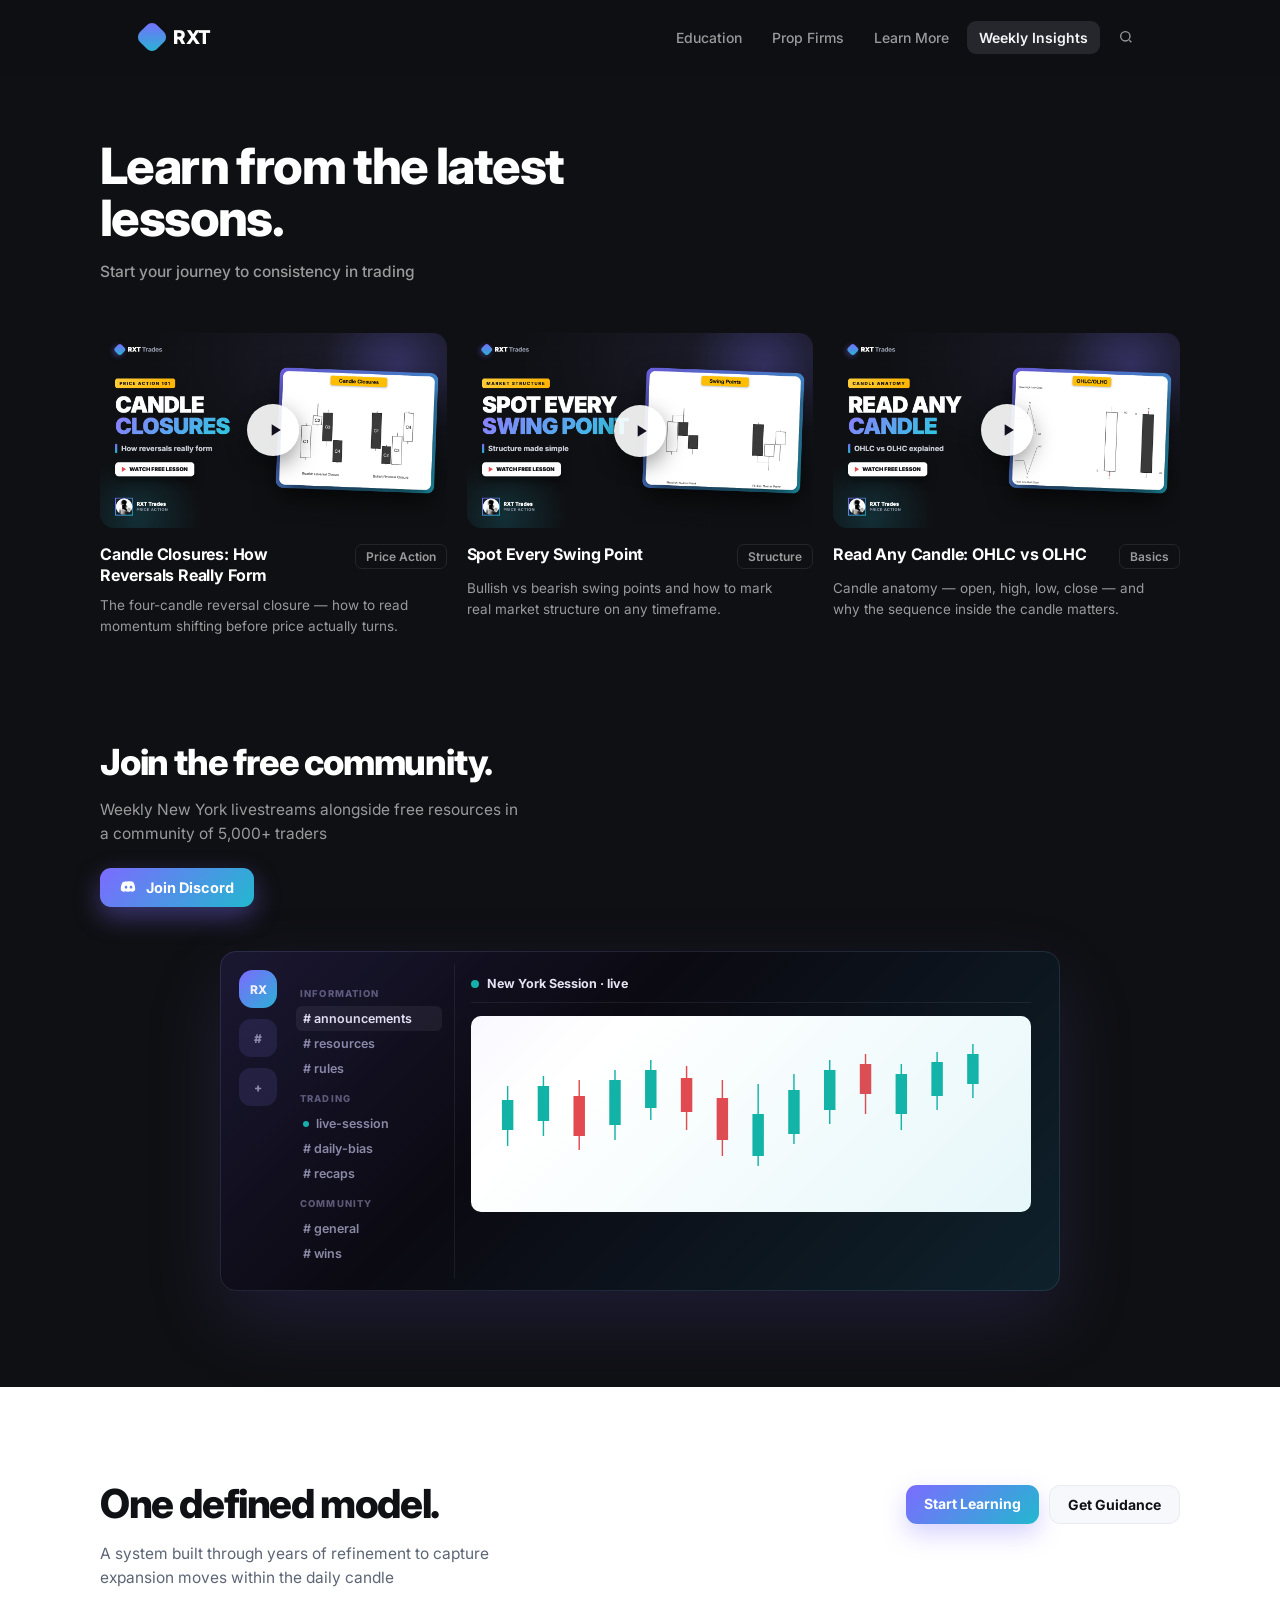
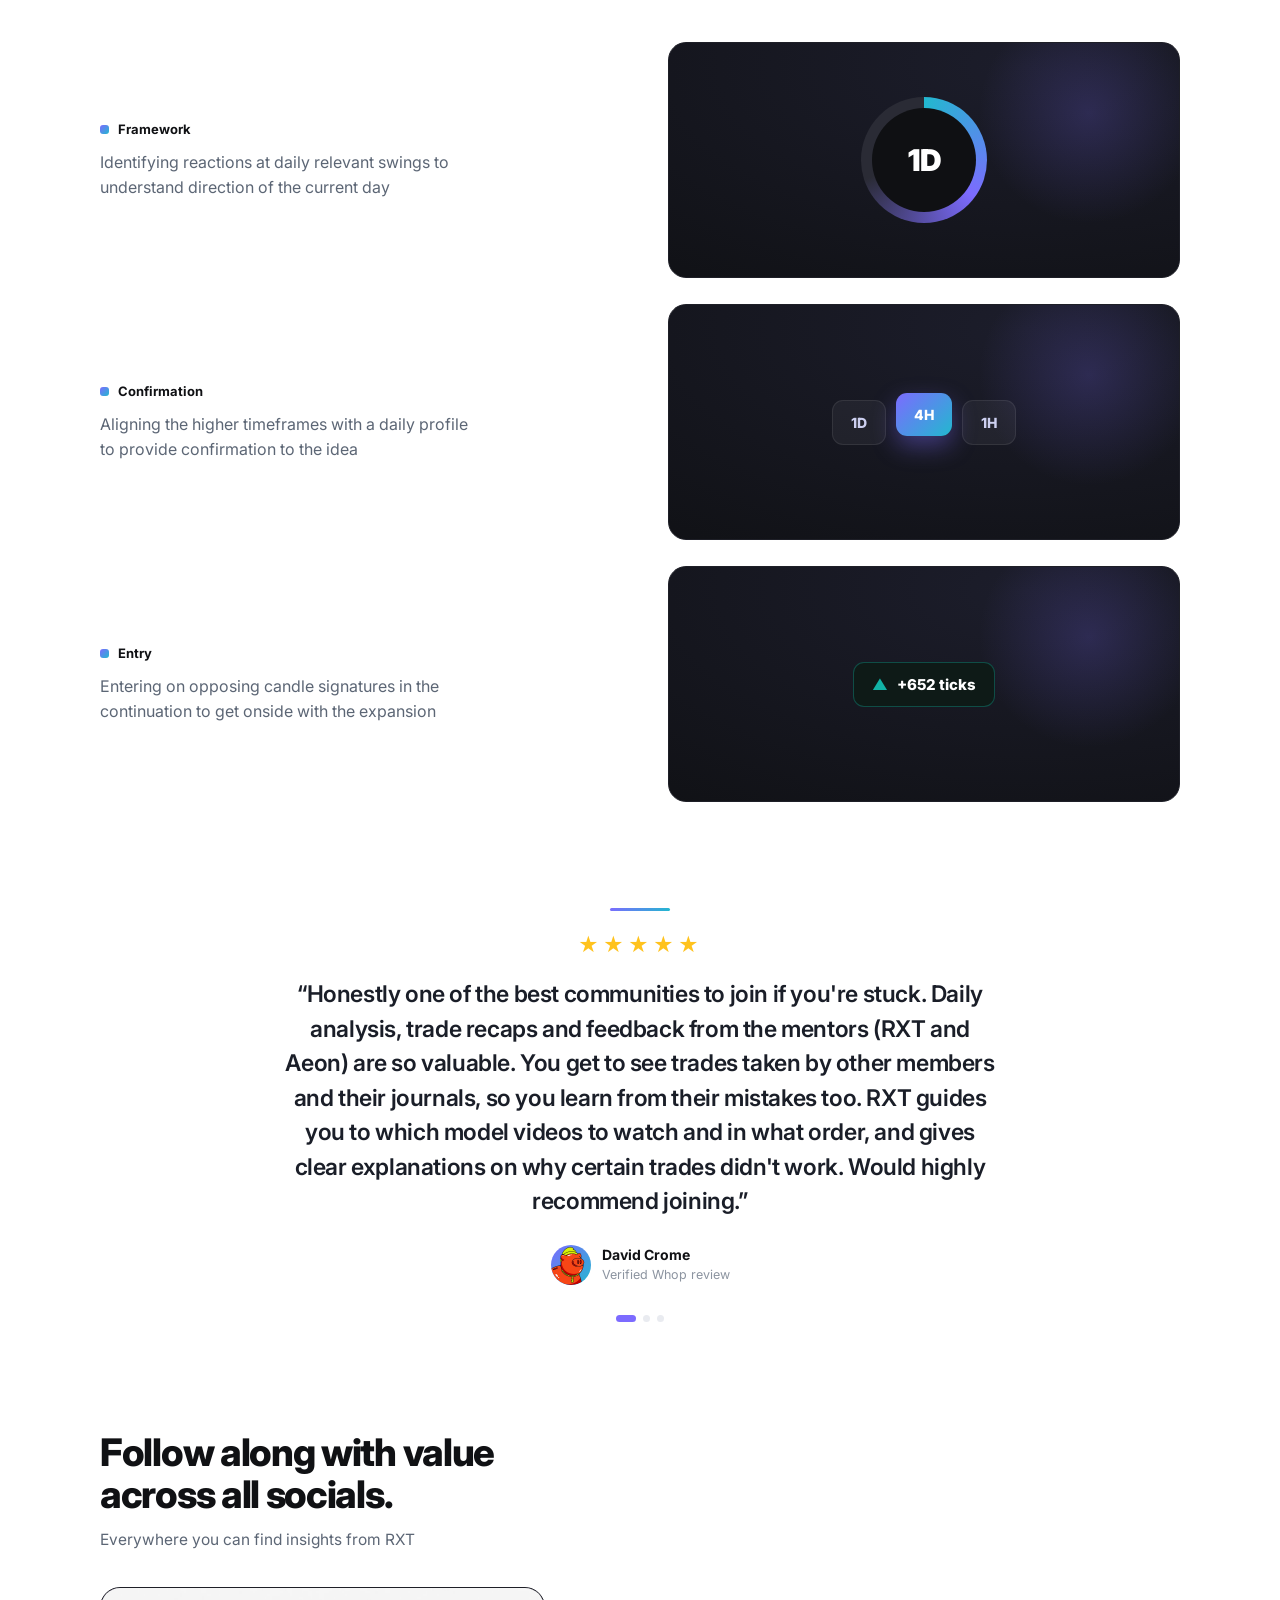
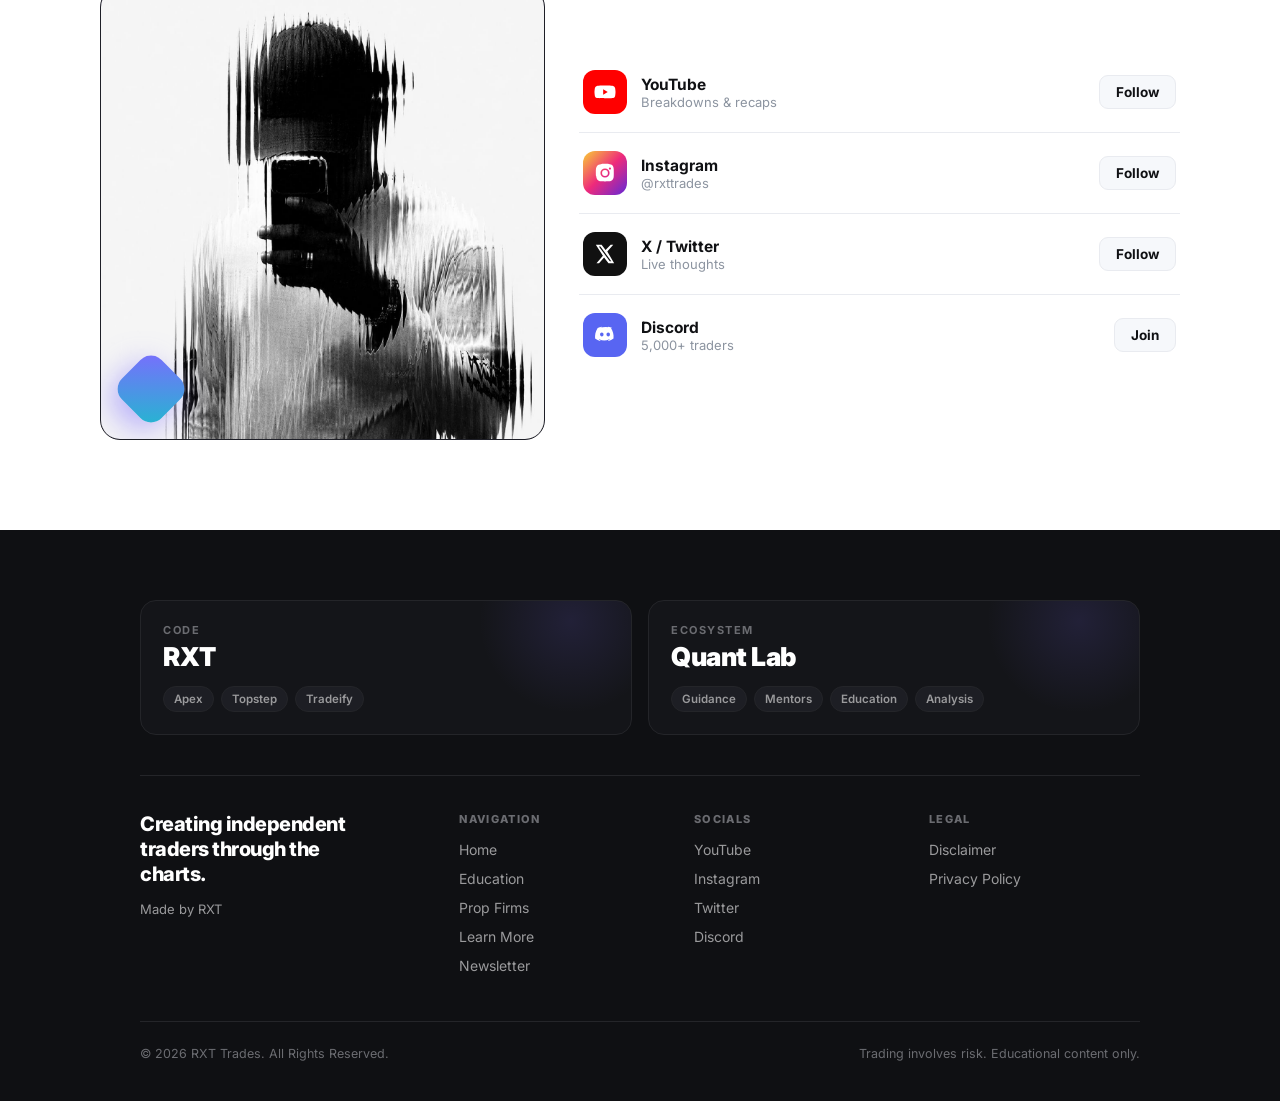
<file: index.html>
<!doctype html>
<html lang="en">
<head>
<meta charset="utf-8">
<meta name="viewport" content="width=device-width, initial-scale=1">
<title>RXT Trades — Consistency through the charts</title>
<meta name="description" content="Learn a defined, rule-based trading model. Weekly New York livestreams and free resources in a community of traders.">
<link rel="preconnect" href="https://fonts.googleapis.com">
<link href="https://fonts.googleapis.com/css2?family=Inter:wght@400;500;600;700;800;900&display=swap" rel="stylesheet">
<link rel="stylesheet" href="assets/site.css">
</head>
<body>

<!-- ========== DARK BAND ========== -->
<div class="dark">
  <header class="nav">
    <div class="nav-in">
      <a class="brand" href="index.html"><span class="mk"></span><b>RXT</b></a>
      <nav class="nlinks">
        <a href="education.html">Education</a>
        <a href="prop-firms.html">Prop Firms</a>
        <a href="learn-more.html">Learn More</a>
        <a class="pill" href="newsletter.html">Weekly Insights</a>
        <a class="search" href="#" aria-label="Search"><svg viewBox="0 0 24 24" fill="none" stroke="currentColor" stroke-width="2"><circle cx="11" cy="11" r="7"/><path d="m20 20-3-3"/></svg></a>
      </nav>
      <button class="burger" onclick="document.querySelector('.nlinks').style.display='flex'"><svg viewBox="0 0 24 24" fill="none" stroke="currentColor" stroke-width="2"><path d="M3 6h18M3 12h18M3 18h18"/></svg></button>
    </div>
  </header>

  <!-- hero -->
  <section class="wrap hero" id="lessons">
    <h1>Learn from the latest lessons.</h1>
    <p class="sub">Start your journey to consistency in trading</p>
  </section>

  <!-- lessons -->
  <section class="wrap lessons">
    <a class="lesson" href="#">
      <div class="thumb"><img src="assets/thumbs/candle-closures.png" alt="Candle Closures"><span class="play"><svg viewBox="0 0 24 24"><path d="M8 5v14l11-7z"/></svg></span></div>
      <div class="meta"><h3>Candle Closures: How Reversals Really Form</h3><span class="tag">Price Action</span></div>
      <p>The four-candle reversal closure — how to read momentum shifting before price actually turns.</p>
    </a>
    <a class="lesson" href="#">
      <div class="thumb"><img src="assets/thumbs/swing-points.png" alt="Swing Points"><span class="play"><svg viewBox="0 0 24 24"><path d="M8 5v14l11-7z"/></svg></span></div>
      <div class="meta"><h3>Spot Every Swing Point</h3><span class="tag">Structure</span></div>
      <p>Bullish vs bearish swing points and how to mark real market structure on any timeframe.</p>
    </a>
    <a class="lesson" href="#">
      <div class="thumb"><img src="assets/thumbs/ohlc.png" alt="OHLC vs OLHC"><span class="play"><svg viewBox="0 0 24 24"><path d="M8 5v14l11-7z"/></svg></span></div>
      <div class="meta"><h3>Read Any Candle: OHLC vs OLHC</h3><span class="tag">Basics</span></div>
      <p>Candle anatomy — open, high, low, close — and why the sequence inside the candle matters.</p>
    </a>
  </section>

  <!-- community -->
  <section class="wrap community" id="community">
    <h2>Join the free community.</h2>
    <p class="sub">Weekly New York livestreams alongside free resources in a community of 5,000+ traders</p>
    <a class="dbtn" href="https://whop.com/rxt-free/" target="_blank"><svg viewBox="0 0 24 24"><path d="M20 4.4A18 18 0 0 0 15.6 3l-.3.5a15 15 0 0 1 4 1.3 15 15 0 0 0-13-.1A15 15 0 0 1 8.7 3.5L8.4 3A18 18 0 0 0 4 4.4C1.5 8.3.9 12.1 1.2 15.8a18 18 0 0 0 5.5 2.8l.5-.7a10 10 0 0 1-2-1c.2-.1.4-.2.5-.3a13 13 0 0 0 11 0c.2.1.4.2.6.3a10 10 0 0 1-2 1l.5.7a18 18 0 0 0 5.5-2.8c.4-4.3-.6-8-2.8-11.4ZM8.5 13.6c-1 0-1.9-1-1.9-2.1 0-1.2.8-2.1 1.9-2.1s2 1 1.9 2.1c0 1.2-.8 2.1-1.9 2.1Zm7 0c-1 0-1.9-1-1.9-2.1 0-1.2.8-2.1 1.9-2.1s2 1 1.9 2.1c0 1.2-.8 2.1-1.9 2.1Z"/></svg>Join Discord</a>

    <div class="dmock">
      <div class="dm-rail"><div class="dm-ic on">RX</div><div class="dm-ic">#</div><div class="dm-ic">+</div></div>
      <div class="dm-list">
        <div class="dm-cat">Information</div>
        <div class="dm-ch sel"># announcements</div><div class="dm-ch"># resources</div><div class="dm-ch"># rules</div>
        <div class="dm-cat">Trading</div>
        <div class="dm-ch"><span class="g"></span> live-session</div><div class="dm-ch"># daily-bias</div><div class="dm-ch"># recaps</div>
        <div class="dm-cat">Community</div>
        <div class="dm-ch"># general</div><div class="dm-ch"># wins</div>
      </div>
      <div class="dm-main">
        <div class="dm-head"><span class="g"></span> New York Session · live</div>
        <div class="dm-chart">
          <svg viewBox="0 0 760 180" width="100%" height="100%" preserveAspectRatio="none">
            <g stroke="#12b3a6" stroke-width="2"><line x1="40" y1="62" x2="40" y2="122"/><rect x="32" y="76" width="16" height="30" fill="#12b3a6" stroke="none"/><line x1="90" y1="52" x2="90" y2="112"/><rect x="82" y="62" width="16" height="35" fill="#12b3a6" stroke="none"/></g>
            <g stroke="#e5484d" stroke-width="2"><line x1="140" y1="56" x2="140" y2="126"/><rect x="132" y="72" width="16" height="40" fill="#e5484d" stroke="none"/></g>
            <g stroke="#12b3a6" stroke-width="2"><line x1="190" y1="46" x2="190" y2="116"/><rect x="182" y="56" width="16" height="45" fill="#12b3a6" stroke="none"/><line x1="240" y1="36" x2="240" y2="96"/><rect x="232" y="46" width="16" height="38" fill="#12b3a6" stroke="none"/></g>
            <g stroke="#e5484d" stroke-width="2"><line x1="290" y1="42" x2="290" y2="106"/><rect x="282" y="54" width="16" height="34" fill="#e5484d" stroke="none"/><line x1="340" y1="56" x2="340" y2="132"/><rect x="332" y="74" width="16" height="42" fill="#e5484d" stroke="none"/></g>
            <g stroke="#12b3a6" stroke-width="2"><line x1="390" y1="60" x2="390" y2="142"/><rect x="382" y="90" width="16" height="42" fill="#12b3a6" stroke="none"/><line x1="440" y1="50" x2="440" y2="120"/><rect x="432" y="66" width="16" height="44" fill="#12b3a6" stroke="none"/><line x1="490" y1="36" x2="490" y2="100"/><rect x="482" y="46" width="16" height="40" fill="#12b3a6" stroke="none"/></g>
            <g stroke="#e5484d" stroke-width="2"><line x1="540" y1="30" x2="540" y2="90"/><rect x="532" y="40" width="16" height="30" fill="#e5484d" stroke="none"/></g>
            <g stroke="#12b3a6" stroke-width="2"><line x1="590" y1="40" x2="590" y2="106"/><rect x="582" y="50" width="16" height="40" fill="#12b3a6" stroke="none"/><line x1="640" y1="28" x2="640" y2="86"/><rect x="632" y="38" width="16" height="34" fill="#12b3a6" stroke="none"/><line x1="690" y1="20" x2="690" y2="74"/><rect x="682" y="30" width="16" height="30" fill="#12b3a6" stroke="none"/></g>
          </svg>
        </div>
      </div>
    </div>
  </section>
  <div style="height:96px"></div>
</div>

<!-- ========== LIGHT BAND ========== -->
<div class="light">
  <!-- one defined model -->
  <section class="wrap model" id="model">
    <div class="model-top">
      <div>
        <h2>One defined model.</h2>
        <p class="sub">A system built through years of refinement to capture expansion moves within the daily candle</p>
      </div>
      <div class="mbtns">
        <a class="mb pri" href="https://whop.com/rxt-premium/" target="_blank">Start Learning</a>
        <a class="mb sec" href="https://whop.com/rxt-free/" target="_blank">Get Guidance</a>
      </div>
    </div>

    <div class="rows">
      <div class="row">
        <div>
          <div class="lab"><i></i>Framework</div>
          <p>Identifying reactions at daily relevant swings to understand direction of the current day</p>
        </div>
        <div class="viz"><div class="dial"></div></div>
      </div>
      <div class="row">
        <div>
          <div class="lab"><i></i>Confirmation</div>
          <p>Aligning the higher timeframes with a daily profile to provide confirmation to the idea</p>
        </div>
        <div class="viz"><div class="tfs"><div class="tf">1D</div><div class="tf hi">4H</div><div class="tf">1H</div></div></div>
      </div>
      <div class="row">
        <div>
          <div class="lab"><i></i>Entry</div>
          <p>Entering on opposing candle signatures in the continuation to get onside with the expansion</p>
        </div>
        <div class="viz"><div class="ticks"><span class="up">▲</span> +652 ticks</div></div>
      </div>
    </div>
  </section>

  <!-- testimonial (real Whop reviews) -->
  <section class="wrap testi">
    <div class="line"></div>
    <div class="stars">★★★★★</div>
    <blockquote id="tq"></blockquote>
    <div class="who"><div class="av" id="tav"></div><div><b id="tname"></b><span id="trole"></span></div></div>
    <div class="dots" id="tdots"></div>
  </section>
  <script>
  const REVIEWS=[
    {q:"Honestly one of the best communities to join if you're stuck. Daily analysis, trade recaps and feedback from the mentors (RXT and Aeon) are so valuable. You get to see trades taken by other members and their journals, so you learn from their mistakes too. RXT guides you to which model videos to watch and in what order, and gives clear explanations on why certain trades didn't work. Would highly recommend joining.",
     name:"David Crome", role:"Verified Whop review", img:"assets/reviews/david.webp", init:"DC"},
    {q:"Super promising community. Crazy tech stuff, trading advice, and trade reviews from RXT. Happy to be here early!",
     name:"Cloaked Gingerbread", role:"Verified Whop review", img:"assets/reviews/cloaked.png", init:"CG"},
    {q:"Ayyyyy, perfect community. I love that RXT and Aeon and the other friends there are so cool and helpful.",
     name:"denissutek", role:"Verified Whop review", img:"", init:"DS"}
  ];
  let ti=0;
  function paintReview(i){
    const r=REVIEWS[i];
    document.getElementById('tq').textContent='“'+r.q+'”';
    document.getElementById('tname').textContent=r.name;
    document.getElementById('trole').textContent=r.role;
    const av=document.getElementById('tav');
    av.innerHTML = r.img ? '<img src="'+r.img+'" alt="" style="width:100%;height:100%;object-fit:cover;border-radius:50%">' : r.init;
    document.querySelectorAll('#tdots i').forEach((d,j)=>d.className=j===i?'on':'');
  }
  (function(){
    const dots=document.getElementById('tdots');
    REVIEWS.forEach((_,j)=>{const i=document.createElement('i');i.onclick=()=>{ti=j;paintReview(ti);};dots.appendChild(i);});
    paintReview(0);
    setInterval(()=>{ti=(ti+1)%REVIEWS.length;paintReview(ti);},6500);
  })();
  </script>

  <!-- socials -->
  <section class="wrap socials">
    <h2>Follow along with value across all socials.</h2>
    <p class="sub">Everywhere you can find insights from RXT</p>
    <div class="soc-grid">
      <div class="soc-photo">
        <img src="assets/avatar.jpg" alt="RXT" style="position:absolute;inset:0;width:100%;height:100%;object-fit:cover">
        <div class="mk"></div>
      </div>
      <div class="soc-list">
        <div class="soc-row"><div class="si" style="background:#ff0000"><svg viewBox="0 0 24 24"><path d="M23 7.5a3 3 0 0 0-2.1-2.1C19 5 12 5 12 5s-7 0-8.9.4A3 3 0 0 0 1 7.5 31 31 0 0 0 .5 12 31 31 0 0 0 1 16.5a3 3 0 0 0 2.1 2.1C5 19 12 19 12 19s7 0 8.9-.4a3 3 0 0 0 2.1-2.1 31 31 0 0 0 .5-4.5 31 31 0 0 0-.5-4.5ZM10 15V9l5 3-5 3Z"/></svg></div><div class="nm"><b>YouTube</b><span>Breakdowns & recaps</span></div><a class="follow" href="#">Follow</a></div>
        <div class="soc-row"><div class="si" style="background:linear-gradient(135deg,#f9ce34,#ee2a7b,#6228d7)"><svg viewBox="0 0 24 24"><path d="M12 2c2.7 0 3 0 4.1.1 1 0 1.7.2 2.3.5.6.2 1.1.5 1.6 1s.8 1 1 1.6c.3.6.4 1.3.5 2.3.1 1.1.1 1.4.1 4.1s0 3-.1 4.1c0 1-.2 1.7-.5 2.3-.2.6-.5 1.1-1 1.6s-1 .8-1.6 1c-.6.3-1.3.4-2.3.5-1.1.1-1.4.1-4.1.1s-3 0-4.1-.1c-1 0-1.7-.2-2.3-.5-.6-.2-1.1-.5-1.6-1s-.8-1-1-1.6c-.3-.6-.4-1.3-.5-2.3C2 15 2 14.7 2 12s0-3 .1-4.1c0-1 .2-1.7.5-2.3.2-.6.5-1.1 1-1.6s1-.8 1.6-1c.6-.3 1.3-.4 2.3-.5C8.6 2 9 2 12 2Zm0 5a5 5 0 1 0 0 10 5 5 0 0 0 0-10Zm0 8.2a3.2 3.2 0 1 1 0-6.4 3.2 3.2 0 0 1 0 6.4ZM17.4 6a1.2 1.2 0 1 0 0 2.4 1.2 1.2 0 0 0 0-2.4Z"/></svg></div><div class="nm"><b>Instagram</b><span>@rxttrades</span></div><a class="follow" href="https://instagram.com/rxttrades" target="_blank">Follow</a></div>
        <div class="soc-row"><div class="si" style="background:#111"><svg viewBox="0 0 24 24"><path d="M18.2 2H21l-6.5 7.4L22 22h-6.2l-4.8-6.3L5.5 22H2.7l7-8L2 2h6.3l4.3 5.7L18.2 2Zm-1 18h1.6L7 3.7H5.3L17.2 20Z"/></svg></div><div class="nm"><b>X / Twitter</b><span>Live thoughts</span></div><a class="follow" href="#">Follow</a></div>
        <div class="soc-row"><div class="si" style="background:#5865F2"><svg viewBox="0 0 24 24"><path d="M20 4.4A18 18 0 0 0 15.6 3l-.3.5a15 15 0 0 1 4 1.3 15 15 0 0 0-13-.1A15 15 0 0 1 8.7 3.5L8.4 3A18 18 0 0 0 4 4.4C1.5 8.3.9 12.1 1.2 15.8a18 18 0 0 0 5.5 2.8l.5-.7a10 10 0 0 1-2-1c.2-.1.4-.2.5-.3a13 13 0 0 0 11 0c.2.1.4.2.6.3a10 10 0 0 1-2 1l.5.7a18 18 0 0 0 5.5-2.8c.4-4.3-.6-8-2.8-11.4ZM8.5 13.6c-1 0-1.9-1-1.9-2.1 0-1.2.8-2.1 1.9-2.1s2 1 1.9 2.1c0 1.2-.8 2.1-1.9 2.1Zm7 0c-1 0-1.9-1-1.9-2.1 0-1.2.8-2.1 1.9-2.1s2 1 1.9 2.1c0 1.2-.8 2.1-1.9 2.1Z"/></svg></div><div class="nm"><b>Discord</b><span>5,000+ traders</span></div><a class="follow" href="https://whop.com/rxt-free/" target="_blank">Join</a></div>
      </div>
    </div>
  </section>
</div>

<!-- ========== FOOTER ========== -->
<footer class="foot"><div class="wrap">
  <div class="fcards">
    <a class="fcard" href="prop-firms.html"><div class="glow"></div><div class="lbl">Code</div><b class="big">RXT</b>
      <div class="chips"><span>Apex</span><span>Topstep</span><span>Tradeify</span></div></a>
    <a class="fcard" href="https://thequantlab.trading" target="_blank"><div class="glow"></div><div class="lbl">Ecosystem</div><b class="big">Quant Lab</b>
      <div class="chips"><span>Guidance</span><span>Mentors</span><span>Education</span><span>Analysis</span></div></a>
  </div>
  <div class="foot-grid">
    <div class="foot-tag">
      <h3>Creating independent traders through the charts.</h3>
      <div class="made">Made by RXT</div>
    </div>
    <div><h4>Navigation</h4><ul>
      <li><a href="index.html">Home</a></li><li><a href="education.html">Education</a></li>
      <li><a href="prop-firms.html">Prop Firms</a></li><li><a href="learn-more.html">Learn More</a></li>
      <li><a href="newsletter.html">Newsletter</a></li></ul></div>
    <div><h4>Socials</h4><ul>
      <li><a href="#">YouTube</a></li><li><a href="https://instagram.com/rxttrades" target="_blank">Instagram</a></li>
      <li><a href="#">Twitter</a></li><li><a href="https://whop.com/rxt-free/" target="_blank">Discord</a></li></ul></div>
    <div><h4>Legal</h4><ul>
      <li><a href="#">Disclaimer</a></li><li><a href="#">Privacy Policy</a></li></ul></div>
  </div>
  <div class="copy"><span>© 2026 RXT Trades. All Rights Reserved.</span><span>Trading involves risk. Educational content only.</span></div>
</div></footer>
<script>document.getElementById('yr').textContent='2026';</script>
</body>
</html>
</file>
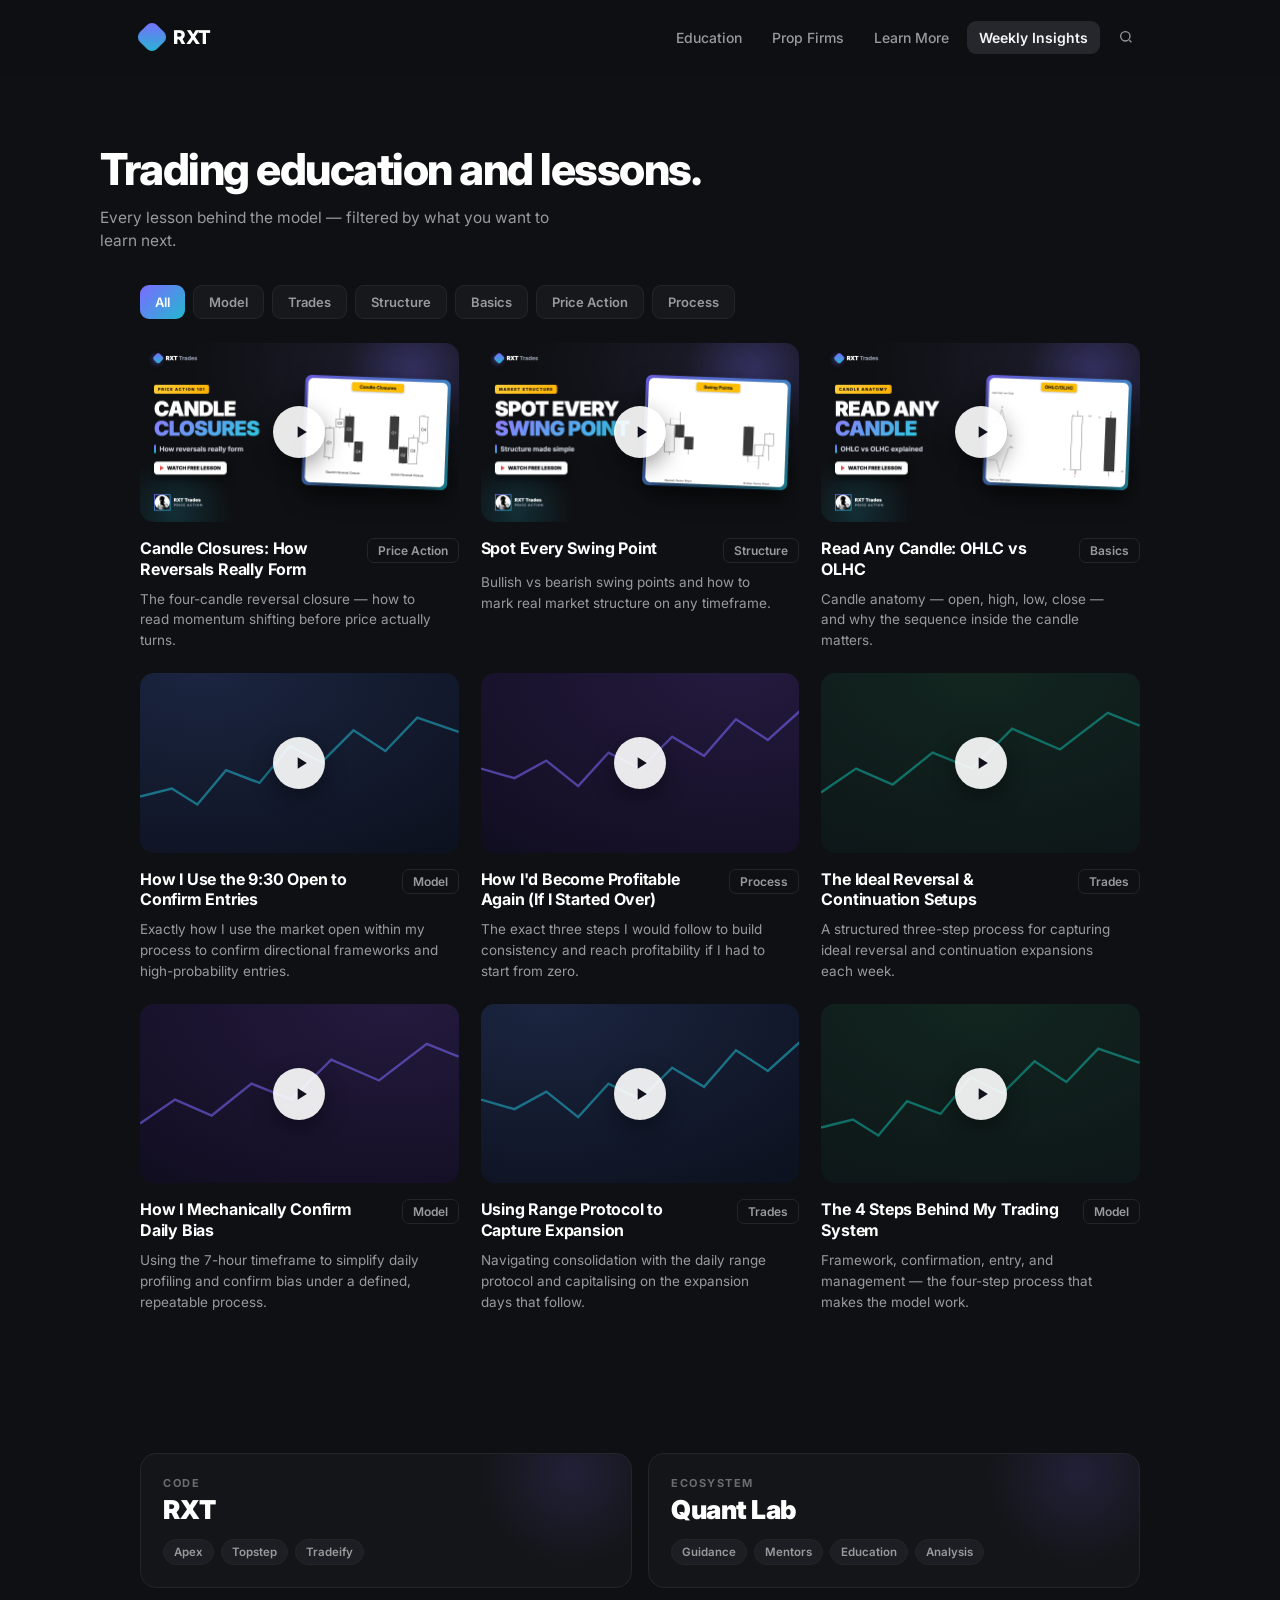
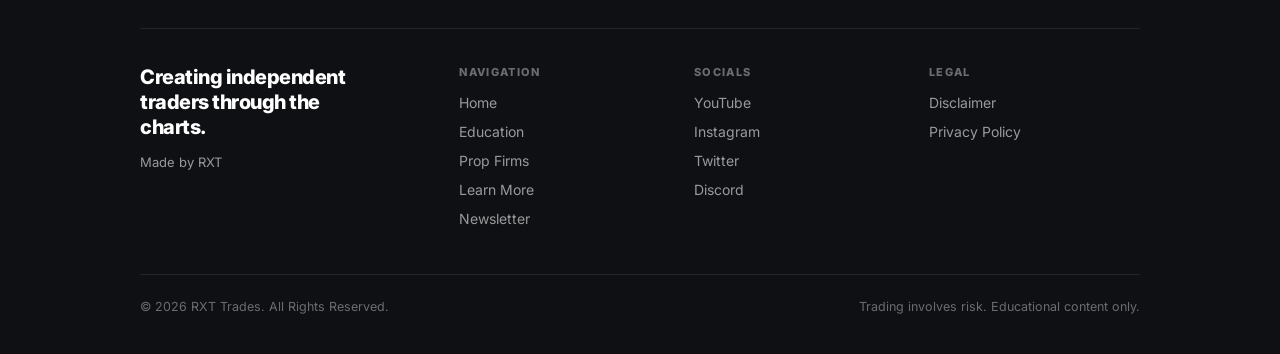
<file: education.html>
<!doctype html>
<html lang="en"><head>
<meta charset="utf-8"><meta name="viewport" content="width=device-width, initial-scale=1">
<title>Education — RXT Trades</title>
<link rel="preconnect" href="https://fonts.googleapis.com">
<link href="https://fonts.googleapis.com/css2?family=Inter:wght@400;500;600;700;800;900&display=swap" rel="stylesheet">
<link rel="stylesheet" href="assets/site.css">
</head><body>
<div class="dark">
<header class="nav"><div class="nav-in">
  <a class="brand" href="index.html"><span class="mk"></span><b>RXT</b></a>
  <nav class="nlinks">
    <a href="education.html">Education</a>
    <a href="prop-firms.html">Prop Firms</a>
    <a href="learn-more.html">Learn More</a>
    <a class="pill" href="newsletter.html">Weekly Insights</a>
    <a class="search" href="#" aria-label="Search"><svg viewBox="0 0 24 24" fill="none" stroke="currentColor" stroke-width="2"><circle cx="11" cy="11" r="7"/><path d="m20 20-3-3"/></svg></a>
  </nav>
  <button class="burger" onclick="document.querySelector('.nlinks').style.display='flex'"><svg viewBox="0 0 24 24" fill="none" stroke="currentColor" stroke-width="2"><path d="M3 6h18M3 12h18M3 18h18"/></svg></button>
</div></header>

<section class="wrap phero"><h1>Trading education and lessons.</h1>
<p class="sub">Every lesson behind the model — filtered by what you want to learn next.</p></section>
<section class="wrap"><div class="filters" id="filters">
  <button class="on" data-f="all">All</button><button data-f="model">Model</button>
  <button data-f="trades">Trades</button><button data-f="structure">Structure</button>
  <button data-f="basics">Basics</button><button data-f="price">Price Action</button>
  <button data-f="process">Process</button></div></section>
<section class="wrap"><div class="edu-grid" id="grid"><a class="lesson" href="#" data-cat="price"><div class="thumb"><img src="assets/thumbs/candle-closures.png" alt="Candle Closures"><span class="play"><svg viewBox="0 0 24 24"><path d="M8 5v14l11-7z"/></svg></span></div><div class="meta"><h3>Candle Closures: How Reversals Really Form</h3><span class="tag">Price Action</span></div><p>The four-candle reversal closure — how to read momentum shifting before price actually turns.</p></a><a class="lesson" href="#" data-cat="structure"><div class="thumb"><img src="assets/thumbs/swing-points.png" alt="Swing Points"><span class="play"><svg viewBox="0 0 24 24"><path d="M8 5v14l11-7z"/></svg></span></div><div class="meta"><h3>Spot Every Swing Point</h3><span class="tag">Structure</span></div><p>Bullish vs bearish swing points and how to mark real market structure on any timeframe.</p></a><a class="lesson" href="#" data-cat="basics"><div class="thumb"><img src="assets/thumbs/ohlc.png" alt="OHLC vs OLHC"><span class="play"><svg viewBox="0 0 24 24"><path d="M8 5v14l11-7z"/></svg></span></div><div class="meta"><h3>Read Any Candle: OHLC vs OLHC</h3><span class="tag">Basics</span></div><p>Candle anatomy — open, high, low, close — and why the sequence inside the candle matters.</p></a><a class="lesson" href="#" data-cat="model"><div class="thumb" style="background:radial-gradient(120% 120% at 20% 0,#1b2540,#0d1220)"><svg class="spark" viewBox="0 0 400 225" preserveAspectRatio="none" style="opacity:.55"><polyline points="0,155 40,145 72,165 108,122 150,138 188,92 228,112 268,72 308,98 348,56 400,74" fill="none" stroke="#22b8cf" stroke-width="3"/></svg><span class="play"><svg viewBox="0 0 24 24"><path d="M8 5v14l11-7z"/></svg></span></div><div class="meta"><h3>How I Use the 9:30 Open to Confirm Entries</h3><span class="tag">Model</span></div><p>Exactly how I use the market open within my process to confirm directional frameworks and high-probability entries.</p></a><a class="lesson" href="#" data-cat="process"><div class="thumb" style="background:radial-gradient(120% 120% at 80% 0,#241a3e,#120e22)"><svg class="spark" viewBox="0 0 400 225" preserveAspectRatio="none" style="opacity:.55"><polyline points="0,120 42,132 82,110 122,142 160,100 200,120 240,80 280,104 320,58 360,84 400,48" fill="none" stroke="#7c6bff" stroke-width="3"/></svg><span class="play"><svg viewBox="0 0 24 24"><path d="M8 5v14l11-7z"/></svg></span></div><div class="meta"><h3>How I'd Become Profitable Again (If I Started Over)</h3><span class="tag">Process</span></div><p>The exact three steps I would follow to build consistency and reach profitability if I had to start from zero.</p></a><a class="lesson" href="#" data-cat="trades"><div class="thumb" style="background:radial-gradient(120% 120% at 50% 0,#12261f,#0d1518)"><svg class="spark" viewBox="0 0 400 225" preserveAspectRatio="none" style="opacity:.55"><polyline points="0,150 44,120 90,140 140,100 190,120 240,70 300,96 360,50 400,66" fill="none" stroke="#12b3a6" stroke-width="3"/></svg><span class="play"><svg viewBox="0 0 24 24"><path d="M8 5v14l11-7z"/></svg></span></div><div class="meta"><h3>The Ideal Reversal & Continuation Setups</h3><span class="tag">Trades</span></div><p>A structured three-step process for capturing ideal reversal and continuation expansions each week.</p></a><a class="lesson" href="#" data-cat="model"><div class="thumb" style="background:radial-gradient(120% 120% at 80% 0,#241a3e,#120e22)"><svg class="spark" viewBox="0 0 400 225" preserveAspectRatio="none" style="opacity:.55"><polyline points="0,150 44,120 90,140 140,100 190,120 240,70 300,96 360,50 400,66" fill="none" stroke="#7c6bff" stroke-width="3"/></svg><span class="play"><svg viewBox="0 0 24 24"><path d="M8 5v14l11-7z"/></svg></span></div><div class="meta"><h3>How I Mechanically Confirm Daily Bias</h3><span class="tag">Model</span></div><p>Using the 7-hour timeframe to simplify daily profiling and confirm bias under a defined, repeatable process.</p></a><a class="lesson" href="#" data-cat="trades"><div class="thumb" style="background:radial-gradient(120% 120% at 20% 0,#1b2540,#0d1220)"><svg class="spark" viewBox="0 0 400 225" preserveAspectRatio="none" style="opacity:.55"><polyline points="0,120 42,132 82,110 122,142 160,100 200,120 240,80 280,104 320,58 360,84 400,48" fill="none" stroke="#22b8cf" stroke-width="3"/></svg><span class="play"><svg viewBox="0 0 24 24"><path d="M8 5v14l11-7z"/></svg></span></div><div class="meta"><h3>Using Range Protocol to Capture Expansion</h3><span class="tag">Trades</span></div><p>Navigating consolidation with the daily range protocol and capitalising on the expansion days that follow.</p></a><a class="lesson" href="#" data-cat="model"><div class="thumb" style="background:radial-gradient(120% 120% at 50% 0,#12261f,#0d1518)"><svg class="spark" viewBox="0 0 400 225" preserveAspectRatio="none" style="opacity:.55"><polyline points="0,155 40,145 72,165 108,122 150,138 188,92 228,112 268,72 308,98 348,56 400,74" fill="none" stroke="#12b3a6" stroke-width="3"/></svg><span class="play"><svg viewBox="0 0 24 24"><path d="M8 5v14l11-7z"/></svg></span></div><div class="meta"><h3>The 4 Steps Behind My Trading System</h3><span class="tag">Model</span></div><p>Framework, confirmation, entry, and management — the four-step process that makes the model work.</p></a></div></section>
<script>
var fbtns=document.querySelectorAll('#filters button');
fbtns.forEach(function(b){b.onclick=function(){
  fbtns.forEach(function(x){x.classList.remove('on');}); b.classList.add('on');
  var f=b.getAttribute('data-f');
  document.querySelectorAll('#grid .lesson').forEach(function(c){
    c.style.display=(f==='all'||c.getAttribute('data-cat')===f)?'':'none';});
};});
</script>
</div>

<footer class="foot"><div class="wrap">
  <div class="fcards">
    <a class="fcard" href="prop-firms.html"><div class="glow"></div><div class="lbl">Code</div><b class="big">RXT</b>
      <div class="chips"><span>Apex</span><span>Topstep</span><span>Tradeify</span></div></a>
    <a class="fcard" href="https://thequantlab.trading" target="_blank"><div class="glow"></div><div class="lbl">Ecosystem</div><b class="big">Quant Lab</b>
      <div class="chips"><span>Guidance</span><span>Mentors</span><span>Education</span><span>Analysis</span></div></a>
  </div>
  <div class="foot-grid">
    <div class="foot-tag">
      <h3>Creating independent traders through the charts.</h3>
      <div class="made">Made by RXT</div>
    </div>
    <div><h4>Navigation</h4><ul>
      <li><a href="index.html">Home</a></li><li><a href="education.html">Education</a></li>
      <li><a href="prop-firms.html">Prop Firms</a></li><li><a href="learn-more.html">Learn More</a></li>
      <li><a href="newsletter.html">Newsletter</a></li></ul></div>
    <div><h4>Socials</h4><ul>
      <li><a href="#">YouTube</a></li><li><a href="https://instagram.com/rxttrades" target="_blank">Instagram</a></li>
      <li><a href="#">Twitter</a></li><li><a href="https://whop.com/rxt-free/" target="_blank">Discord</a></li></ul></div>
    <div><h4>Legal</h4><ul>
      <li><a href="#">Disclaimer</a></li><li><a href="#">Privacy Policy</a></li></ul></div>
  </div>
  <div class="copy"><span>© 2026 RXT Trades. All Rights Reserved.</span><span>Trading involves risk. Educational content only.</span></div>
</div></footer>
<script>
document.querySelectorAll('.codechip,[data-copy]').forEach(function(el){el.addEventListener('click',function(){var t=el.getAttribute('data-copy')||'RXT';navigator.clipboard&&navigator.clipboard.writeText(t);var o=el.querySelector('.cpy');if(o){o.textContent='Copied';setTimeout(function(){o.textContent='Copy';},1500);}});});
</script>
</body></html>
</file>
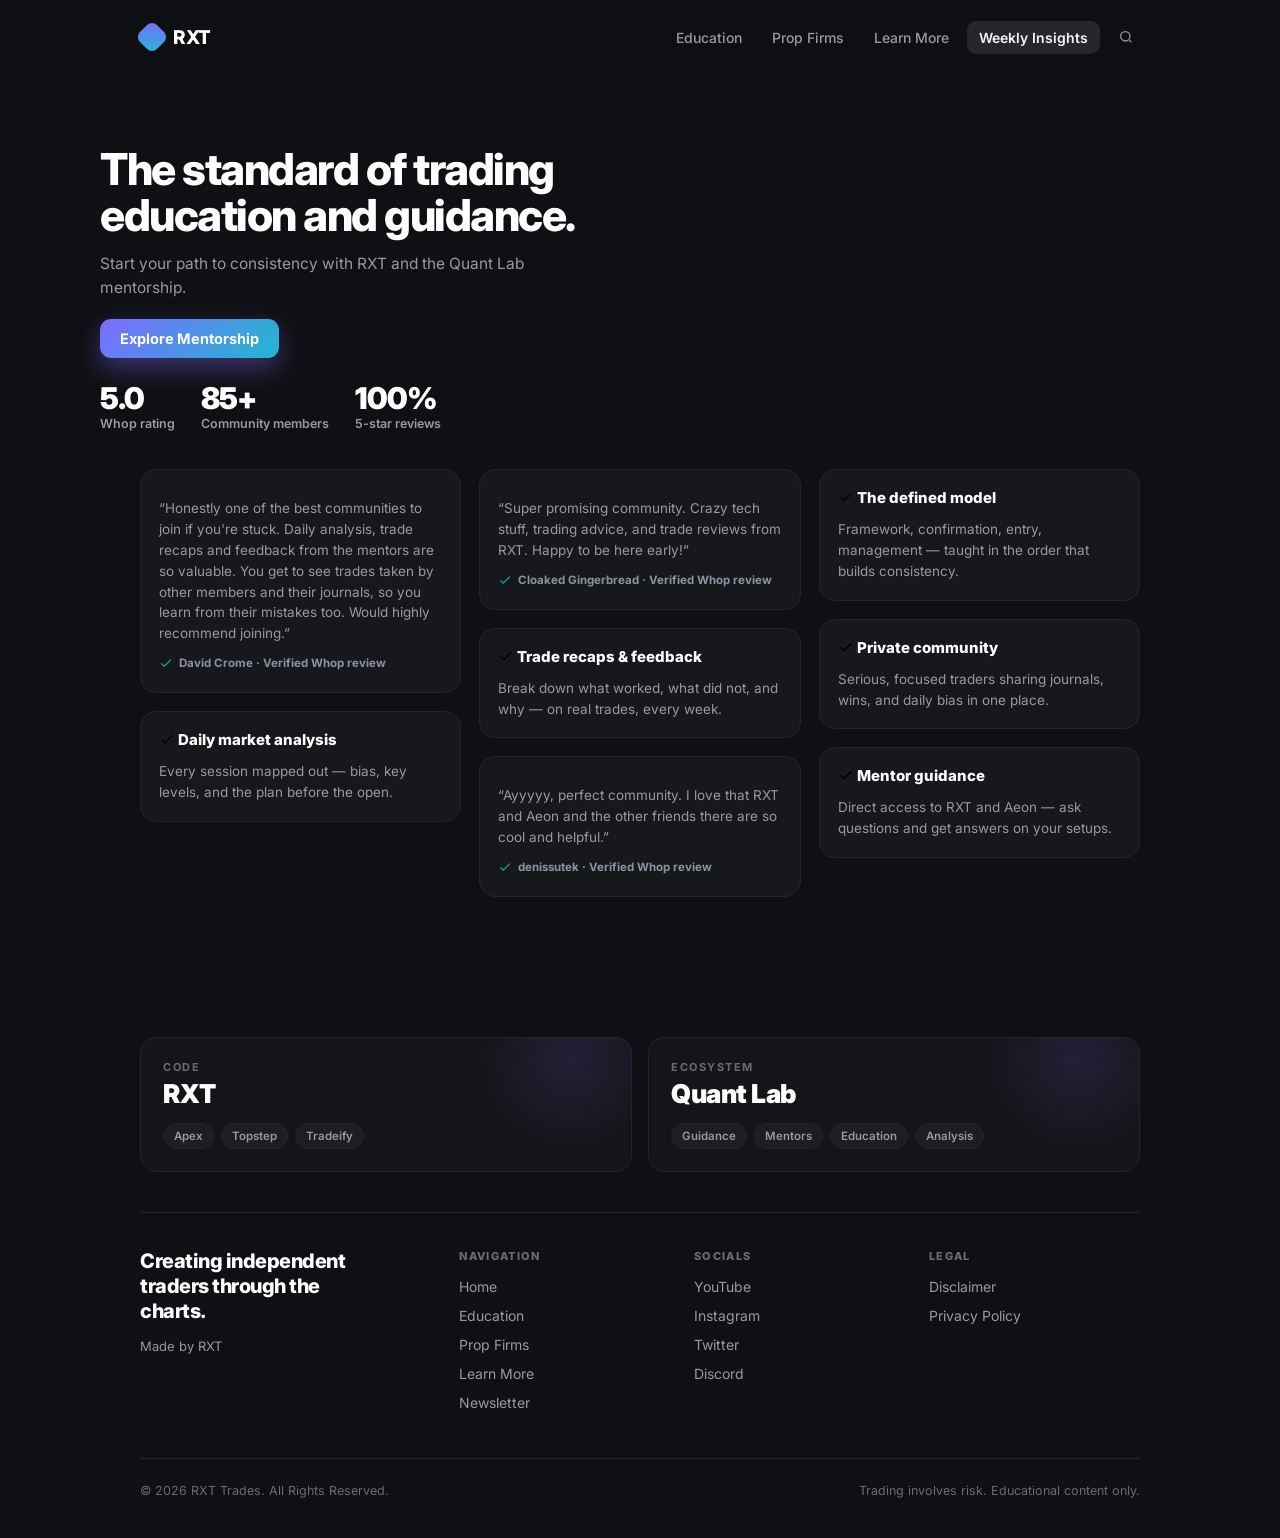
<file: learn-more.html>
<!doctype html>
<html lang="en"><head>
<meta charset="utf-8"><meta name="viewport" content="width=device-width, initial-scale=1">
<title>Learn More — RXT Trades</title>
<link rel="preconnect" href="https://fonts.googleapis.com">
<link href="https://fonts.googleapis.com/css2?family=Inter:wght@400;500;600;700;800;900&display=swap" rel="stylesheet">
<link rel="stylesheet" href="assets/site.css">
</head><body>
<div class="dark">
<header class="nav"><div class="nav-in">
  <a class="brand" href="index.html"><span class="mk"></span><b>RXT</b></a>
  <nav class="nlinks">
    <a href="education.html">Education</a>
    <a href="prop-firms.html">Prop Firms</a>
    <a href="learn-more.html">Learn More</a>
    <a class="pill" href="newsletter.html">Weekly Insights</a>
    <a class="search" href="#" aria-label="Search"><svg viewBox="0 0 24 24" fill="none" stroke="currentColor" stroke-width="2"><circle cx="11" cy="11" r="7"/><path d="m20 20-3-3"/></svg></a>
  </nav>
  <button class="burger" onclick="document.querySelector('.nlinks').style.display='flex'"><svg viewBox="0 0 24 24" fill="none" stroke="currentColor" stroke-width="2"><path d="M3 6h18M3 12h18M3 18h18"/></svg></button>
</div></header>

<section class="wrap phero"><h1>The standard of trading education and guidance.</h1>
<p class="sub">Start your path to consistency with RXT and the Quant Lab mentorship.</p>
<a class="dbtn" href="https://whop.com/rxt-premium/" target="_blank" style="margin-top:20px">Explore Mentorship</a>
<div class="stat-row">
  <div class="s"><b>5.0</b><span>Whop rating</span></div>
  <div class="s"><b>85+</b><span>Community members</span></div>
  <div class="s"><b>100%</b><span>5-star reviews</span></div>
</div></section>
<section class="wrap"><div class="wall">
  <div class="rev"><p>“Honestly one of the best communities to join if you're stuck. Daily analysis, trade recaps and feedback from the mentors are so valuable. You get to see trades taken by other members and their journals, so you learn from their mistakes too. Would highly recommend joining.”</p><div class="vf"><svg viewBox="0 0 24 24"><path d="M9 16.2 4.8 12l-1.4 1.4L9 19 21 7l-1.4-1.4z"/></svg> David Crome · Verified Whop review</div></div>
  <div class="rev"><div class="amt"><span style="display:inline-block;width:16px;vertical-align:-2px"><svg viewBox="0 0 24 24"><path d="M9 16.2 4.8 12l-1.4 1.4L9 19 21 7l-1.4-1.4z"/></svg></span> Daily market analysis</div><p>Every session mapped out — bias, key levels, and the plan before the open.</p></div>
  <div class="rev"><p>“Super promising community. Crazy tech stuff, trading advice, and trade reviews from RXT. Happy to be here early!”</p><div class="vf"><svg viewBox="0 0 24 24"><path d="M9 16.2 4.8 12l-1.4 1.4L9 19 21 7l-1.4-1.4z"/></svg> Cloaked Gingerbread · Verified Whop review</div></div>
  <div class="rev"><div class="amt"><span style="display:inline-block;width:16px;vertical-align:-2px"><svg viewBox="0 0 24 24"><path d="M9 16.2 4.8 12l-1.4 1.4L9 19 21 7l-1.4-1.4z"/></svg></span> Trade recaps & feedback</div><p>Break down what worked, what did not, and why — on real trades, every week.</p></div>
  <div class="rev"><p>“Ayyyyy, perfect community. I love that RXT and Aeon and the other friends there are so cool and helpful.”</p><div class="vf"><svg viewBox="0 0 24 24"><path d="M9 16.2 4.8 12l-1.4 1.4L9 19 21 7l-1.4-1.4z"/></svg> denissutek · Verified Whop review</div></div>
  <div class="rev"><div class="amt"><span style="display:inline-block;width:16px;vertical-align:-2px"><svg viewBox="0 0 24 24"><path d="M9 16.2 4.8 12l-1.4 1.4L9 19 21 7l-1.4-1.4z"/></svg></span> The defined model</div><p>Framework, confirmation, entry, management — taught in the order that builds consistency.</p></div>
  <div class="rev"><div class="amt"><span style="display:inline-block;width:16px;vertical-align:-2px"><svg viewBox="0 0 24 24"><path d="M9 16.2 4.8 12l-1.4 1.4L9 19 21 7l-1.4-1.4z"/></svg></span> Private community</div><p>Serious, focused traders sharing journals, wins, and daily bias in one place.</p></div>
  <div class="rev"><div class="amt"><span style="display:inline-block;width:16px;vertical-align:-2px"><svg viewBox="0 0 24 24"><path d="M9 16.2 4.8 12l-1.4 1.4L9 19 21 7l-1.4-1.4z"/></svg></span> Mentor guidance</div><p>Direct access to RXT and Aeon — ask questions and get answers on your setups.</p></div>
</div></section>
</div>

<footer class="foot"><div class="wrap">
  <div class="fcards">
    <a class="fcard" href="prop-firms.html"><div class="glow"></div><div class="lbl">Code</div><b class="big">RXT</b>
      <div class="chips"><span>Apex</span><span>Topstep</span><span>Tradeify</span></div></a>
    <a class="fcard" href="https://thequantlab.trading" target="_blank"><div class="glow"></div><div class="lbl">Ecosystem</div><b class="big">Quant Lab</b>
      <div class="chips"><span>Guidance</span><span>Mentors</span><span>Education</span><span>Analysis</span></div></a>
  </div>
  <div class="foot-grid">
    <div class="foot-tag">
      <h3>Creating independent traders through the charts.</h3>
      <div class="made">Made by RXT</div>
    </div>
    <div><h4>Navigation</h4><ul>
      <li><a href="index.html">Home</a></li><li><a href="education.html">Education</a></li>
      <li><a href="prop-firms.html">Prop Firms</a></li><li><a href="learn-more.html">Learn More</a></li>
      <li><a href="newsletter.html">Newsletter</a></li></ul></div>
    <div><h4>Socials</h4><ul>
      <li><a href="#">YouTube</a></li><li><a href="https://instagram.com/rxttrades" target="_blank">Instagram</a></li>
      <li><a href="#">Twitter</a></li><li><a href="https://whop.com/rxt-free/" target="_blank">Discord</a></li></ul></div>
    <div><h4>Legal</h4><ul>
      <li><a href="#">Disclaimer</a></li><li><a href="#">Privacy Policy</a></li></ul></div>
  </div>
  <div class="copy"><span>© 2026 RXT Trades. All Rights Reserved.</span><span>Trading involves risk. Educational content only.</span></div>
</div></footer>
<script>
document.querySelectorAll('.codechip,[data-copy]').forEach(function(el){el.addEventListener('click',function(){var t=el.getAttribute('data-copy')||'RXT';navigator.clipboard&&navigator.clipboard.writeText(t);var o=el.querySelector('.cpy');if(o){o.textContent='Copied';setTimeout(function(){o.textContent='Copy';},1500);}});});
</script>
</body></html>
</file>
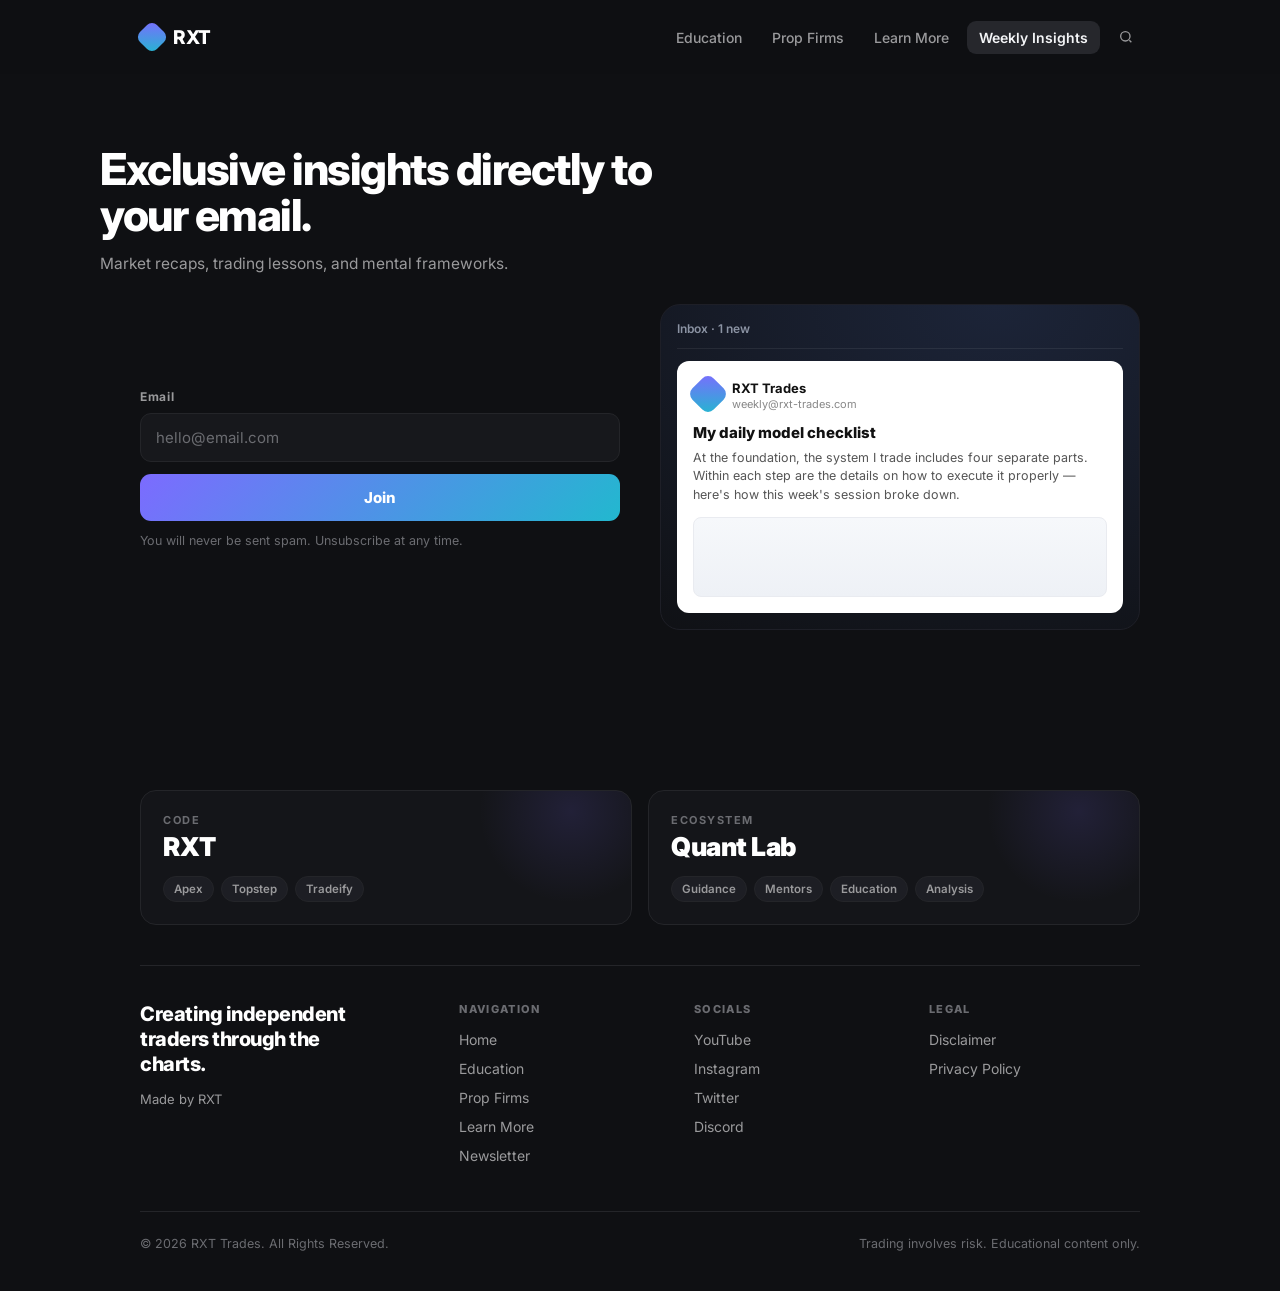
<file: newsletter.html>
<!doctype html>
<html lang="en"><head>
<meta charset="utf-8"><meta name="viewport" content="width=device-width, initial-scale=1">
<title>Newsletter — RXT Trades</title>
<link rel="preconnect" href="https://fonts.googleapis.com">
<link href="https://fonts.googleapis.com/css2?family=Inter:wght@400;500;600;700;800;900&display=swap" rel="stylesheet">
<link rel="stylesheet" href="assets/site.css">
</head><body>
<div class="dark">
<header class="nav"><div class="nav-in">
  <a class="brand" href="index.html"><span class="mk"></span><b>RXT</b></a>
  <nav class="nlinks">
    <a href="education.html">Education</a>
    <a href="prop-firms.html">Prop Firms</a>
    <a href="learn-more.html">Learn More</a>
    <a class="pill" href="newsletter.html">Weekly Insights</a>
    <a class="search" href="#" aria-label="Search"><svg viewBox="0 0 24 24" fill="none" stroke="currentColor" stroke-width="2"><circle cx="11" cy="11" r="7"/><path d="m20 20-3-3"/></svg></a>
  </nav>
  <button class="burger" onclick="document.querySelector('.nlinks').style.display='flex'"><svg viewBox="0 0 24 24" fill="none" stroke="currentColor" stroke-width="2"><path d="M3 6h18M3 12h18M3 18h18"/></svg></button>
</div></header>

<section class="wrap phero"><h1>Exclusive insights directly to your email.</h1>
<p class="sub">Market recaps, trading lessons, and mental frameworks.</p></section>
<section class="wrap"><div class="nl">
  <form class="nl-form" onsubmit="return false">
    <label>Email</label>
    <input type="email" placeholder="hello@email.com">
    <button class="join">Join</button>
    <p class="fine">You will never be sent spam. Unsubscribe at any time.</p>
  </form>
  <div class="nl-mock">
    <div class="bar">Inbox · 1 new</div>
    <div class="em">
      <div class="from"><div class="mk"></div><div><b>RXT Trades</b><small>weekly@rxt-trades.com</small></div></div>
      <h5>My daily model checklist</h5>
      <p>At the foundation, the system I trade includes four separate parts. Within each step are the details on how to execute it properly — here's how this week's session broke down.</p>
      <div class="cht"></div>
    </div>
  </div>
</div></section>
</div>

<footer class="foot"><div class="wrap">
  <div class="fcards">
    <a class="fcard" href="prop-firms.html"><div class="glow"></div><div class="lbl">Code</div><b class="big">RXT</b>
      <div class="chips"><span>Apex</span><span>Topstep</span><span>Tradeify</span></div></a>
    <a class="fcard" href="https://thequantlab.trading" target="_blank"><div class="glow"></div><div class="lbl">Ecosystem</div><b class="big">Quant Lab</b>
      <div class="chips"><span>Guidance</span><span>Mentors</span><span>Education</span><span>Analysis</span></div></a>
  </div>
  <div class="foot-grid">
    <div class="foot-tag">
      <h3>Creating independent traders through the charts.</h3>
      <div class="made">Made by RXT</div>
    </div>
    <div><h4>Navigation</h4><ul>
      <li><a href="index.html">Home</a></li><li><a href="education.html">Education</a></li>
      <li><a href="prop-firms.html">Prop Firms</a></li><li><a href="learn-more.html">Learn More</a></li>
      <li><a href="newsletter.html">Newsletter</a></li></ul></div>
    <div><h4>Socials</h4><ul>
      <li><a href="#">YouTube</a></li><li><a href="https://instagram.com/rxttrades" target="_blank">Instagram</a></li>
      <li><a href="#">Twitter</a></li><li><a href="https://whop.com/rxt-free/" target="_blank">Discord</a></li></ul></div>
    <div><h4>Legal</h4><ul>
      <li><a href="#">Disclaimer</a></li><li><a href="#">Privacy Policy</a></li></ul></div>
  </div>
  <div class="copy"><span>© 2026 RXT Trades. All Rights Reserved.</span><span>Trading involves risk. Educational content only.</span></div>
</div></footer>
<script>
document.querySelectorAll('.codechip,[data-copy]').forEach(function(el){el.addEventListener('click',function(){var t=el.getAttribute('data-copy')||'RXT';navigator.clipboard&&navigator.clipboard.writeText(t);var o=el.querySelector('.cpy');if(o){o.textContent='Copied';setTimeout(function(){o.textContent='Copy';},1500);}});});
</script>
</body></html>
</file>
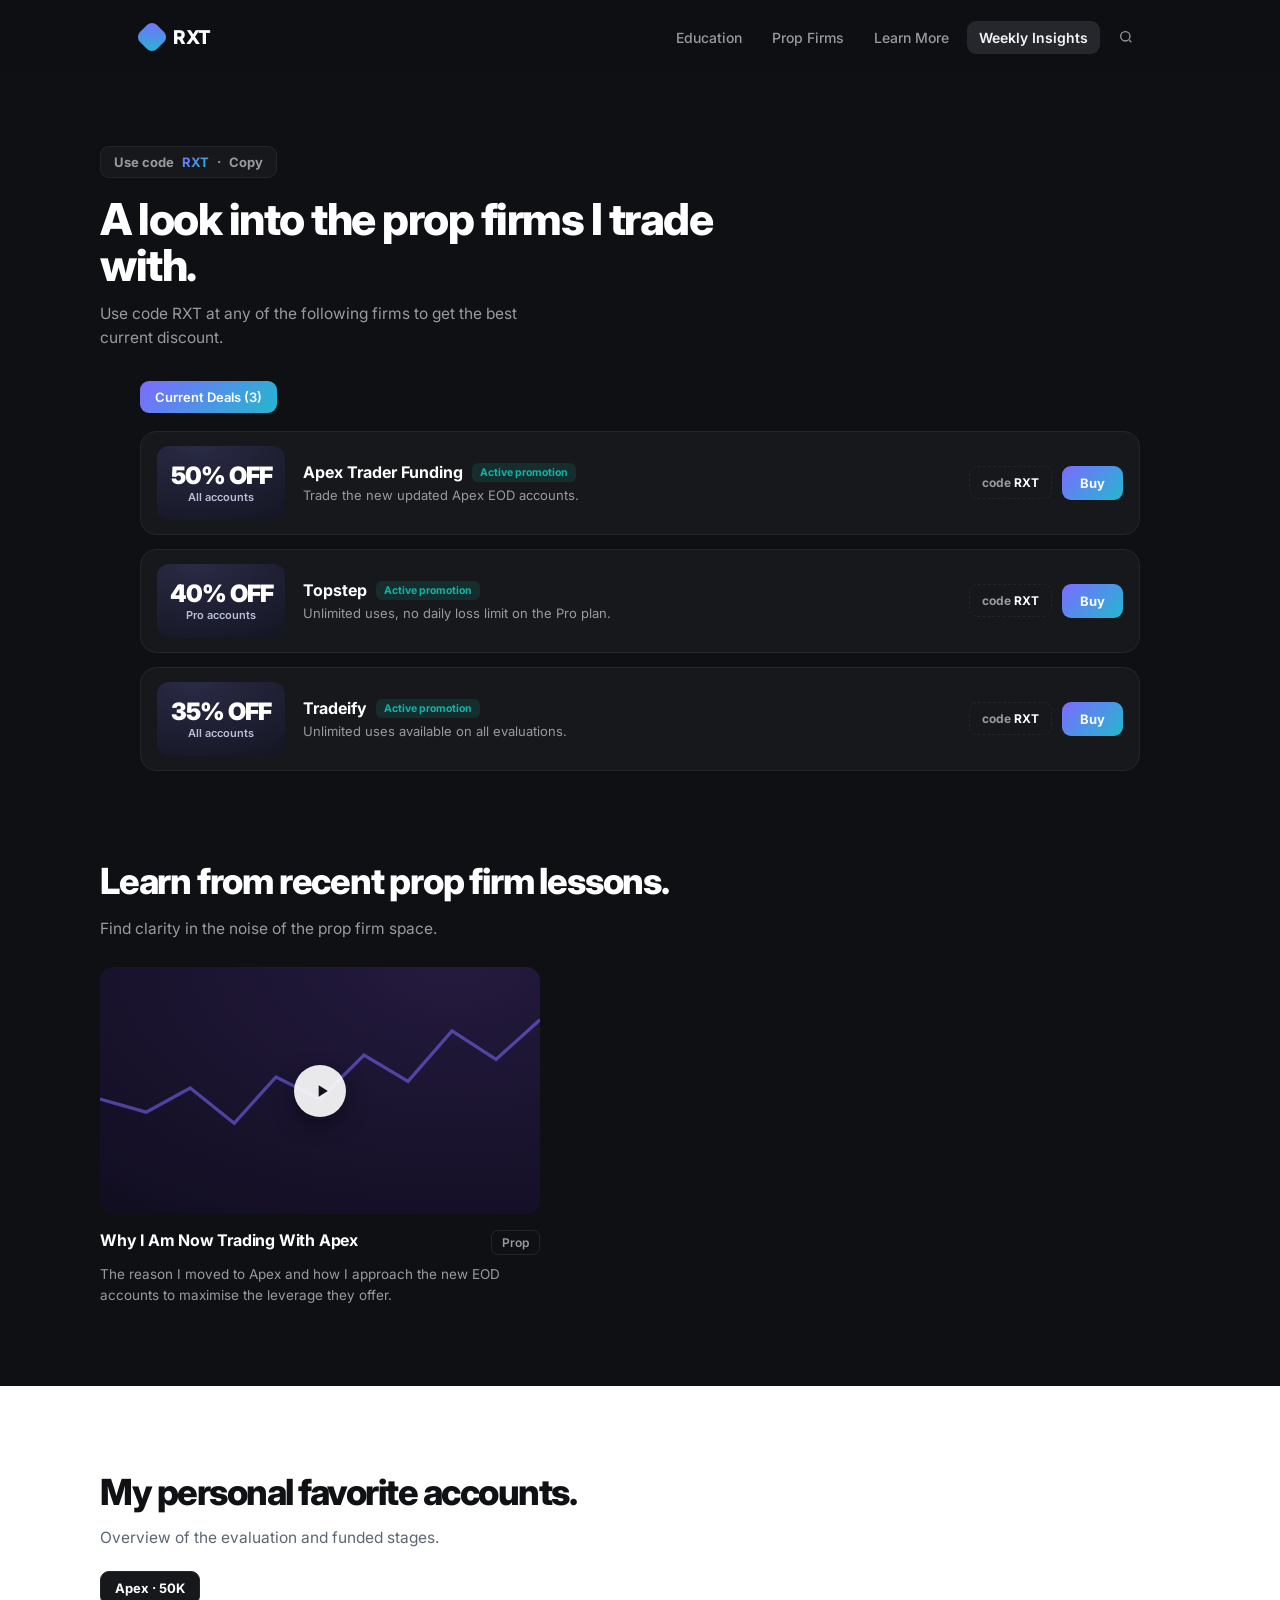
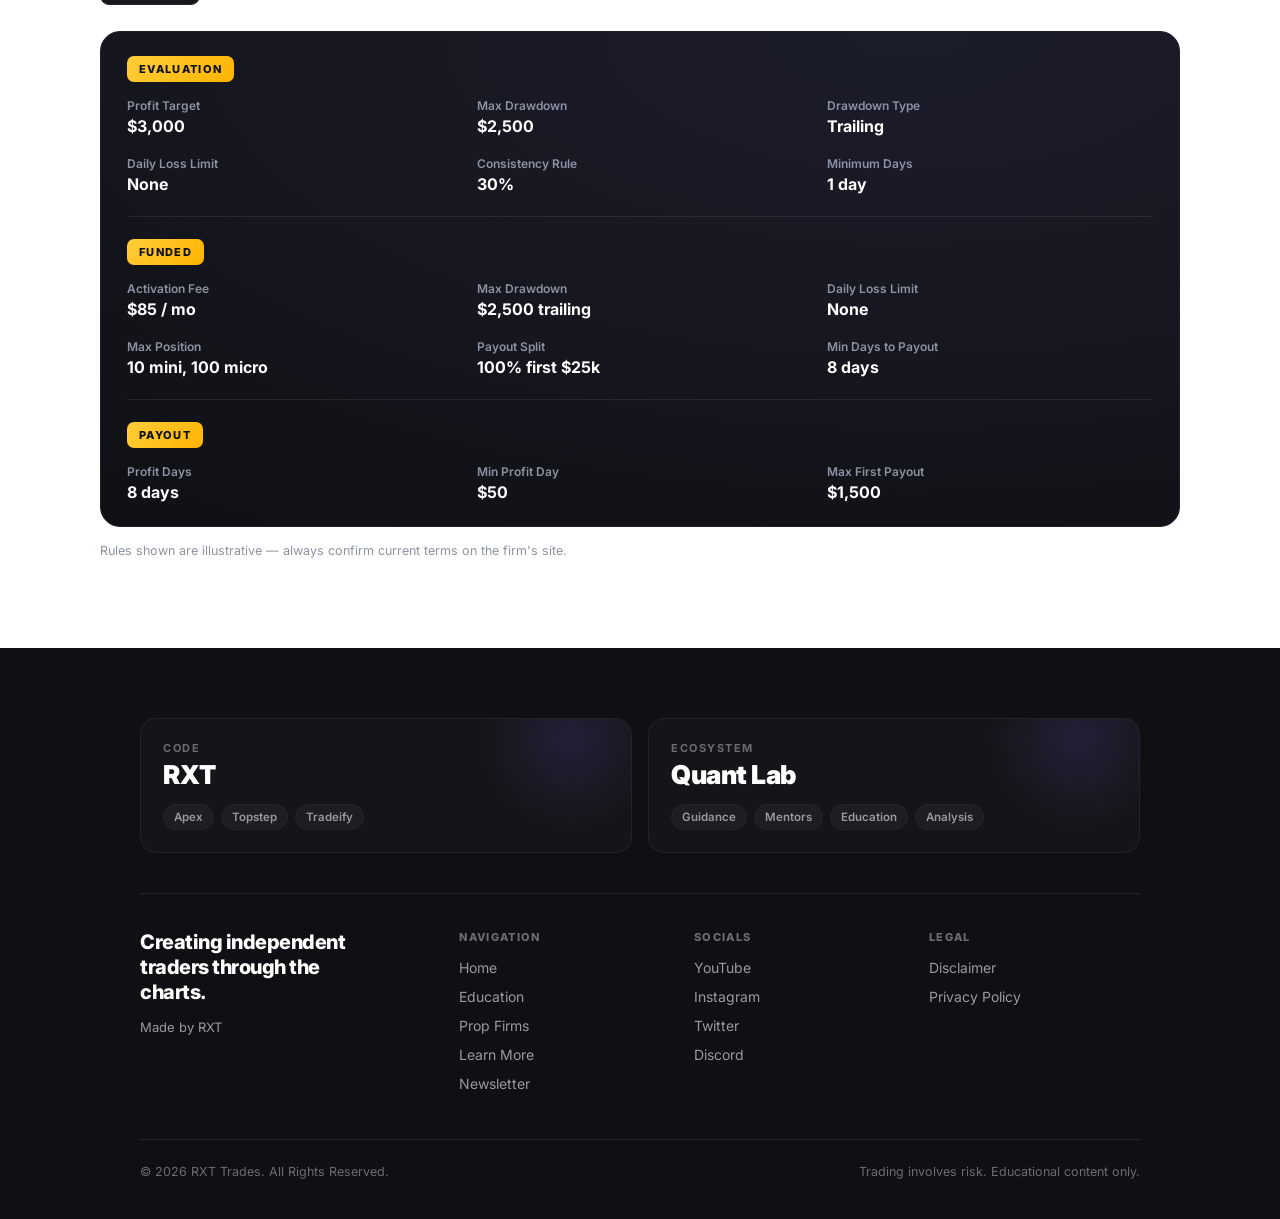
<file: prop-firms.html>
<!doctype html>
<html lang="en"><head>
<meta charset="utf-8"><meta name="viewport" content="width=device-width, initial-scale=1">
<title>Prop Firms — RXT Trades</title>
<link rel="preconnect" href="https://fonts.googleapis.com">
<link href="https://fonts.googleapis.com/css2?family=Inter:wght@400;500;600;700;800;900&display=swap" rel="stylesheet">
<link rel="stylesheet" href="assets/site.css">
</head><body>
<div class="dark">
<header class="nav"><div class="nav-in">
  <a class="brand" href="index.html"><span class="mk"></span><b>RXT</b></a>
  <nav class="nlinks">
    <a href="education.html">Education</a>
    <a href="prop-firms.html">Prop Firms</a>
    <a href="learn-more.html">Learn More</a>
    <a class="pill" href="newsletter.html">Weekly Insights</a>
    <a class="search" href="#" aria-label="Search"><svg viewBox="0 0 24 24" fill="none" stroke="currentColor" stroke-width="2"><circle cx="11" cy="11" r="7"/><path d="m20 20-3-3"/></svg></a>
  </nav>
  <button class="burger" onclick="document.querySelector('.nlinks').style.display='flex'"><svg viewBox="0 0 24 24" fill="none" stroke="currentColor" stroke-width="2"><path d="M3 6h18M3 12h18M3 18h18"/></svg></button>
</div></header>

<section class="wrap phero">
  <span class="codechip" data-copy="RXT">Use code <b class="cc">RXT</b> · <em class="cpy" style="font-style:normal">Copy</em></span>
  <h1>A look into the prop firms I trade with.</h1>
  <p class="sub">Use code RXT at any of the following firms to get the best current discount.</p>
</section>
<section class="wrap">
  <div class="filters" style="pointer-events:none"><button class="on">Current Deals (3)</button></div>
  <div class="deals">
    <div class="deal">
  <div class="off"><b>50% OFF</b><span>All accounts</span></div>
  <div class="info"><div class="r1"><h4>Apex Trader Funding</h4><span class="pill">Active promotion</span></div><p>Trade the new updated Apex EOD accounts.</p></div>
  <div class="act"><span class="code" data-copy="RXT">code <b>RXT</b> <em class="cpy" style="font-style:normal;color:#8b93a3"></em></span><a class="buy" href="#" target="_blank">Buy</a></div>
</div>
    <div class="deal">
  <div class="off"><b>40% OFF</b><span>Pro accounts</span></div>
  <div class="info"><div class="r1"><h4>Topstep</h4><span class="pill">Active promotion</span></div><p>Unlimited uses, no daily loss limit on the Pro plan.</p></div>
  <div class="act"><span class="code" data-copy="RXT">code <b>RXT</b> <em class="cpy" style="font-style:normal;color:#8b93a3"></em></span><a class="buy" href="#" target="_blank">Buy</a></div>
</div>
    <div class="deal">
  <div class="off"><b>35% OFF</b><span>All accounts</span></div>
  <div class="info"><div class="r1"><h4>Tradeify</h4><span class="pill">Active promotion</span></div><p>Unlimited uses available on all evaluations.</p></div>
  <div class="act"><span class="code" data-copy="RXT">code <b>RXT</b> <em class="cpy" style="font-style:normal;color:#8b93a3"></em></span><a class="buy" href="#" target="_blank">Buy</a></div>
</div>
  </div>
</section>
<section class="wrap community" style="padding-top:88px">
  <h2>Learn from recent prop firm lessons.</h2>
  <p class="sub">Find clarity in the noise of the prop firm space.</p>
  <div style="max-width:440px;margin-top:26px"><a class="lesson" href="#" data-cat="prop"><div class="thumb" style="background:radial-gradient(120% 120% at 80% 0,#241a3e,#120e22)"><svg class="spark" viewBox="0 0 400 225" preserveAspectRatio="none" style="opacity:.55"><polyline points="0,120 42,132 82,110 122,142 160,100 200,120 240,80 280,104 320,58 360,84 400,48" fill="none" stroke="#7c6bff" stroke-width="3"/></svg><span class="play"><svg viewBox="0 0 24 24"><path d="M8 5v14l11-7z"/></svg></span></div><div class="meta"><h3>Why I Am Now Trading With Apex</h3><span class="tag">Prop</span></div><p>The reason I moved to Apex and how I approach the new EOD accounts to maximise the leverage they offer.</p></a></div>
</section>
<div style="height:80px"></div>
</div>
<div class="light"><section class="wrap" style="padding:88px 0 90px">
  <div class="phero" style="padding:0"><h1 style="font-size:36px">My personal favorite accounts.</h1>
  <p class="sub">Overview of the evaluation and funded stages.</p></div>
  <div class="acct-picker" style="margin-top:22px"><span class="sel">Apex · 50K</span></div>
  <div class="acct">
    <span class="stage">Evaluation</span>
    <div class="grid">
      <div class="cell"><small>Profit Target</small><b>$3,000</b></div>
      <div class="cell"><small>Max Drawdown</small><b>$2,500</b></div>
      <div class="cell"><small>Drawdown Type</small><b>Trailing</b></div>
      <div class="cell"><small>Daily Loss Limit</small><b>None</b></div>
      <div class="cell"><small>Consistency Rule</small><b>30%</b></div>
      <div class="cell"><small>Minimum Days</small><b>1 day</b></div>
    </div>
    <span class="stage">Funded</span>
    <div class="grid">
      <div class="cell"><small>Activation Fee</small><b>$85 / mo</b></div>
      <div class="cell"><small>Max Drawdown</small><b>$2,500 trailing</b></div>
      <div class="cell"><small>Daily Loss Limit</small><b>None</b></div>
      <div class="cell"><small>Max Position</small><b>10 mini, 100 micro</b></div>
      <div class="cell"><small>Payout Split</small><b>100% first $25k</b></div>
      <div class="cell"><small>Min Days to Payout</small><b>8 days</b></div>
    </div>
    <span class="stage">Payout</span>
    <div class="grid">
      <div class="cell"><small>Profit Days</small><b>8 days</b></div>
      <div class="cell"><small>Min Profit Day</small><b>$50</b></div>
      <div class="cell"><small>Max First Payout</small><b>$1,500</b></div>
    </div>
  </div>
  <p class="sub" style="margin-top:16px;font-size:12.5px;color:var(--faint)">Rules shown are illustrative — always confirm current terms on the firm's site.</p>
</section></div>
<footer class="foot"><div class="wrap">
  <div class="fcards">
    <a class="fcard" href="prop-firms.html"><div class="glow"></div><div class="lbl">Code</div><b class="big">RXT</b>
      <div class="chips"><span>Apex</span><span>Topstep</span><span>Tradeify</span></div></a>
    <a class="fcard" href="https://thequantlab.trading" target="_blank"><div class="glow"></div><div class="lbl">Ecosystem</div><b class="big">Quant Lab</b>
      <div class="chips"><span>Guidance</span><span>Mentors</span><span>Education</span><span>Analysis</span></div></a>
  </div>
  <div class="foot-grid">
    <div class="foot-tag">
      <h3>Creating independent traders through the charts.</h3>
      <div class="made">Made by RXT</div>
    </div>
    <div><h4>Navigation</h4><ul>
      <li><a href="index.html">Home</a></li><li><a href="education.html">Education</a></li>
      <li><a href="prop-firms.html">Prop Firms</a></li><li><a href="learn-more.html">Learn More</a></li>
      <li><a href="newsletter.html">Newsletter</a></li></ul></div>
    <div><h4>Socials</h4><ul>
      <li><a href="#">YouTube</a></li><li><a href="https://instagram.com/rxttrades" target="_blank">Instagram</a></li>
      <li><a href="#">Twitter</a></li><li><a href="https://whop.com/rxt-free/" target="_blank">Discord</a></li></ul></div>
    <div><h4>Legal</h4><ul>
      <li><a href="#">Disclaimer</a></li><li><a href="#">Privacy Policy</a></li></ul></div>
  </div>
  <div class="copy"><span>© 2026 RXT Trades. All Rights Reserved.</span><span>Trading involves risk. Educational content only.</span></div>
</div></footer>
<script>
document.querySelectorAll('.codechip,[data-copy]').forEach(function(el){el.addEventListener('click',function(){var t=el.getAttribute('data-copy')||'RXT';navigator.clipboard&&navigator.clipboard.writeText(t);var o=el.querySelector('.cpy');if(o){o.textContent='Copied';setTimeout(function(){o.textContent='Copy';},1500);}});});
</script>
</body></html>
</file>
<file: assets/site.css>
/* RXT Trades — shared site styles */
:root{
  /* dark band (top half) — mirrors amtrades #101114 */
  --dbg:#0f1013; --dcard:#17181c; --dcard2:#1b1c21; --dline:#242529;
  --dink:#f4f5f7; --dmut:#9a9a9c; --dfaint:#6b6c71;
  /* light band (lower half) */
  --bg:#ffffff; --ink:#101114; --mut:#5c6675; --faint:#8c94a0; --line:#e9ebf0; --soft:#f6f8fb;
  /* RXT brand */
  --p:#7c6bff; --c:#22b8cf; --green:#12b3a6; --red:#e5484d;
  --grad:linear-gradient(135deg,#7c6bff 0%,#22b8cf 100%);
}
*{margin:0;padding:0;box-sizing:border-box}
html{scroll-behavior:smooth}
body{font-family:Inter,-apple-system,Segoe UI,sans-serif;background:var(--bg);color:var(--ink);-webkit-font-smoothing:antialiased}
a{color:inherit;text-decoration:none}
img{display:block;max-width:100%}
.wrap{max-width:1080px;margin:0 auto;padding:0 40px}

/* ===== DARK BAND ===== */
.dark{background:var(--dbg);color:var(--dink)}
/* nav */
.nav{position:sticky;top:0;z-index:30;background:#0f1013e6;backdrop-filter:blur(10px)}
.nav-in{max-width:1080px;margin:0 auto;padding:20px 40px;display:flex;align-items:center;justify-content:space-between}
.brand{display:flex;align-items:center;gap:9px}
.brand .mk{width:24px;height:24px;border-radius:7px;transform:rotate(45deg);background:var(--grad)}
.brand b{font-size:19px;font-weight:800;letter-spacing:-.5px;color:#fff}
.nlinks{display:flex;align-items:center;gap:6px}
.nlinks a{color:var(--dmut);font-size:14px;font-weight:500;padding:8px 12px;border-radius:9px;transition:.15s}
.nlinks a:hover{color:var(--dink)}
.nlinks a.pill{background:#26272c;color:var(--dink);font-weight:600}
.nlinks .search{width:34px;height:34px;border-radius:9px;display:grid;place-items:center;color:var(--dmut)}
.nlinks .search:hover{background:#1c1d22;color:#fff}
.nlinks .search svg{width:16px;height:16px}
.burger{display:none;width:38px;height:38px;border-radius:9px;place-items:center;color:var(--dmut)}
.burger svg{width:20px;height:20px}

/* hero */
.hero{padding:66px 0 8px}
.hero h1{font-size:50px;line-height:1.04;font-weight:800;letter-spacing:-1.6px;color:#fff;max-width:560px}
.hero .sub{margin-top:18px;color:var(--dmut);font-size:15.5px;font-weight:500}

/* lessons */
.lessons{padding:44px 0 0;display:grid;grid-template-columns:repeat(3,1fr);gap:20px}
.lesson .thumb{position:relative;aspect-ratio:16/9;border-radius:14px;overflow:hidden;display:block;background:#0d1220}
.lesson .thumb img{position:absolute;inset:0;width:100%;height:100%;object-fit:cover}
.lesson .play{position:absolute;top:50%;left:50%;transform:translate(-50%,-50%);width:52px;height:52px;border-radius:50%;background:#ffffffe6;display:grid;place-items:center;box-shadow:0 8px 22px rgba(0,0,0,.4);z-index:2;transition:.15s}
.lesson:hover .play{transform:translate(-50%,-50%) scale(1.08)}
.lesson .play svg{width:20px;height:20px;margin-left:3px;fill:#12101c}
.lesson .thumb .bg{position:absolute;inset:0}
.t1 .bg{background:radial-gradient(120% 120% at 20% 0%,#1b2540,#0d1220)}
.t2 .bg{background:radial-gradient(120% 120% at 80% 0%,#241a3e,#120e22)}
.lesson .spark{position:absolute;inset:0;opacity:.55}
.lesson .cam{position:absolute;right:14px;bottom:14px;width:74px;height:74px;border-radius:50%;background:var(--grad);opacity:.9;box-shadow:0 8px 26px rgba(124,107,255,.5);display:grid;place-items:center;color:#fff;font-weight:900;font-size:20px;letter-spacing:-1px}
.sticker{position:absolute;top:16px;left:16px;font-weight:800;font-size:13px;padding:6px 11px;border-radius:8px;color:#fff;transform:rotate(-3deg);box-shadow:0 6px 16px rgba(0,0,0,.35)}
.sticker.a{background:var(--p)} .sticker.b{background:var(--green)}
.scrub{position:absolute;left:16px;bottom:16px;display:flex;align-items:center;gap:7px;background:#0b0c0fcc;border:1px solid #ffffff1f;padding:5px 9px;border-radius:8px;font-size:11px;font-weight:700;color:#dfe2ea}
.scrub .dot{width:7px;height:7px;border-radius:50%;background:var(--c)}
.lesson .meta{display:flex;align-items:flex-start;justify-content:space-between;gap:14px;margin-top:16px}
.lesson h3{font-size:16px;font-weight:700;color:#fff;letter-spacing:-.2px;line-height:1.3;max-width:82%}
.lesson .tag{flex:0 0 auto;font-size:12px;font-weight:600;color:var(--dmut);border:1px solid var(--dline);padding:4px 10px;border-radius:7px}
.lesson p{margin-top:9px;font-size:13.5px;color:var(--dmut);line-height:1.55;max-width:94%}

/* community */
.community{padding:104px 0 0}
.community h2{font-size:36px;font-weight:800;letter-spacing:-1.2px;color:#fff}
.community .sub{margin-top:14px;color:var(--dmut);font-size:15.5px;max-width:420px;line-height:1.55}
.dbtn{display:inline-flex;align-items:center;gap:9px;margin-top:22px;background:var(--grad);color:#fff;font-weight:700;font-size:14.5px;padding:11px 20px;border-radius:11px;box-shadow:0 10px 26px rgba(124,107,255,.4)}
.dbtn svg{width:17px;height:17px;fill:#fff}
/* discord mock */
.dmock{margin:44px auto 0;max-width:840px;background:#0b0a12;border:1px solid #202230;border-radius:16px;padding:12px;display:flex;box-shadow:0 30px 80px rgba(124,107,255,.14);position:relative}
.dmock::after{content:"";position:absolute;inset:-1px;border-radius:16px;background:linear-gradient(135deg,#7c6bff22,transparent 40%,#22b8cf22);pointer-events:none}
.dm-rail{width:50px;display:flex;flex-direction:column;align-items:center;gap:11px;padding-top:6px}
.dm-ic{width:38px;height:38px;border-radius:12px;background:#1b1930;display:grid;place-items:center;color:#8b8aa3;font-weight:800;font-size:12px}
.dm-ic.on{background:var(--grad);color:#fff;border-radius:14px}
.dm-list{width:172px;padding:12px;border-left:1px solid #17182400;border-right:1px solid #1a1b26}
.dm-cat{font-size:9.5px;font-weight:800;letter-spacing:.12em;text-transform:uppercase;color:#5b5872;margin:12px 4px 7px}
.dm-ch{display:flex;align-items:center;gap:7px;color:#8b8aa3;font-size:12.5px;font-weight:600;padding:5px 7px;border-radius:6px}
.dm-ch.sel{background:#ffffff10;color:#e9e7f2}
.dm-ch .g{width:6px;height:6px;border-radius:50%;background:var(--green)}
.dm-main{flex:1;padding:12px 16px}
.dm-head{display:flex;align-items:center;gap:8px;color:#e9e7f2;font-size:12.5px;font-weight:700;padding-bottom:11px;border-bottom:1px solid #1a1b26}
.dm-head .g{width:8px;height:8px;border-radius:50%;background:var(--green)}
.dm-chart{margin-top:13px;background:#fff;border-radius:10px;padding:8px;height:196px}
.wave{display:none}

/* ===== LIGHT BAND ===== */
.light{background:#fff;color:var(--ink)}
.model{padding:92px 0 10px}
.model-top{display:flex;align-items:flex-start;justify-content:space-between;gap:24px;flex-wrap:wrap}
.model h2{font-size:40px;font-weight:800;letter-spacing:-1.4px}
.model .sub{margin-top:14px;font-size:15.5px;color:var(--mut);max-width:420px;line-height:1.55}
.mbtns{display:flex;gap:10px;padding-top:6px}
.mb{padding:10px 18px;border-radius:11px;font-weight:700;font-size:14px}
.mb.pri{background:var(--grad);color:#fff;box-shadow:0 10px 24px rgba(124,107,255,.3)}
.mb.sec{background:var(--soft);color:var(--ink);border:1px solid var(--line)}
.rows{margin-top:52px;display:flex;flex-direction:column;gap:26px}
.row{display:grid;grid-template-columns:1fr 1fr;gap:56px;align-items:center}
.row .lab{display:flex;align-items:center;gap:9px;font-size:13px;font-weight:700;color:var(--ink)}
.row .lab i{width:9px;height:9px;border-radius:3px;background:var(--grad);display:inline-block}
.row p{margin-top:13px;font-size:16px;color:var(--mut);line-height:1.55;max-width:380px}
.viz{height:236px;border-radius:18px;background:radial-gradient(130% 130% at 70% 10%,#1c1d2b,#0f1013);display:grid;place-items:center;overflow:hidden;position:relative;border:1px solid #1e1f27}
.viz::before{content:"";position:absolute;width:260px;height:260px;border-radius:50%;background:radial-gradient(circle,#7c6bff33,transparent 60%);top:-60px;right:-40px}
.dial{width:126px;height:126px;border-radius:50%;background:conic-gradient(var(--c),var(--p),#2a2b35 70%);display:grid;place-items:center;position:relative;z-index:2}
.dial::after{content:"1D";position:absolute;inset:11px;border-radius:50%;background:#0f1013;display:grid;place-items:center;color:#fff;font-weight:900;font-size:30px;letter-spacing:-1px}
.tfs{display:flex;align-items:center;gap:10px;z-index:2}
.tf{padding:13px 18px;border-radius:11px;font-weight:800;font-size:14px;color:#cdd0f0;background:#ffffff0d;border:1px solid #ffffff14}
.tf.hi{background:var(--grad);color:#fff;border:none;transform:translateY(-8px);box-shadow:0 10px 24px rgba(124,107,255,.4)}
.ticks{z-index:2;display:flex;align-items:center;gap:9px;background:#0e1a17;border:1px solid #12b3a655;color:#fff;font-weight:800;font-size:15px;padding:12px 18px;border-radius:11px}
.ticks .up{color:var(--green)}

/* testimonial */
.testi{padding:96px 0 20px;text-align:center}
.testi .line{width:60px;height:3px;border-radius:2px;background:var(--grad);margin:0 auto 22px}
.testi .stars{color:#ffc21d;font-size:20px;letter-spacing:4px;margin-bottom:20px}
.dots i{cursor:pointer;transition:.2s}
.testi blockquote{max-width:720px;margin:0 auto;font-size:23px;line-height:1.5;font-weight:600;letter-spacing:-.4px;color:#1a1e28}
.testi .who{margin-top:26px;display:flex;align-items:center;justify-content:center;gap:11px}
.testi .av{width:40px;height:40px;border-radius:50%;background:var(--grad);display:grid;place-items:center;color:#fff;font-weight:800;font-size:14px}
.testi .who b{font-size:14px;font-weight:700;display:block;text-align:left}
.testi .who span{font-size:12.5px;color:var(--faint)}
.dots{margin-top:30px;display:flex;gap:7px;justify-content:center}
.dots i{width:7px;height:7px;border-radius:50%;background:var(--line)}
.dots i.on{background:var(--p);width:20px;border-radius:4px}

/* socials */
.socials{padding:90px 0}
.socials h2{font-size:38px;font-weight:800;letter-spacing:-1.3px;max-width:420px;line-height:1.1}
.socials .sub{margin-top:14px;color:var(--mut);font-size:15.5px}
.soc-grid{margin-top:38px;display:grid;grid-template-columns:.85fr 1.15fr;gap:34px;align-items:center}
.soc-photo{aspect-ratio:1/1.02;border-radius:20px;background:radial-gradient(130% 130% at 30% 20%,#241a3e,#0f1013);position:relative;overflow:hidden;border:1px solid #1e1f27}
.soc-photo .mk{position:absolute;left:22px;bottom:22px;width:56px;height:56px;border-radius:15px;transform:rotate(45deg);background:var(--grad);box-shadow:0 12px 30px rgba(124,107,255,.5)}
.soc-photo .spark{position:absolute;inset:0;opacity:.4}
.soc-list{display:flex;flex-direction:column}
.soc-row{display:flex;align-items:center;gap:14px;padding:18px 4px;border-bottom:1px solid var(--line)}
.soc-row:last-child{border-bottom:0}
.soc-row .si{width:44px;height:44px;border-radius:12px;display:grid;place-items:center;color:#fff;flex:0 0 auto}
.soc-row .si svg{width:22px;height:22px;fill:#fff}
.soc-row .nm b{font-size:15.5px;font-weight:700}
.soc-row .nm span{display:block;font-size:13px;color:var(--faint)}
.soc-row .follow{margin-left:auto;font-size:13.5px;font-weight:700;color:var(--ink);background:var(--soft);border:1px solid var(--line);padding:8px 16px;border-radius:9px}
.soc-row .follow:hover{background:#eef1f6}

/* footer */
.foot{background:var(--dbg);color:var(--dink);padding:70px 0 40px}
.foot h3{font-size:26px;font-weight:800;letter-spacing:-.8px;color:#fff;max-width:420px;line-height:1.2}
.foot-cols{display:grid;grid-template-columns:2fr 1fr 1fr;gap:24px;margin-top:44px}
.foot .brand{margin-bottom:0}
.foot p{margin-top:14px;font-size:13.5px;color:var(--dmut);max-width:260px;line-height:1.55}
.foot h4{font-size:11px;font-weight:800;letter-spacing:.12em;text-transform:uppercase;color:var(--dfaint);margin-bottom:13px}
.foot ul{list-style:none;display:flex;flex-direction:column;gap:9px}
.foot ul a{font-size:14px;color:var(--dmut)}
.foot ul a:hover{color:#fff}
.copy{margin-top:46px;padding-top:24px;border-top:1px solid var(--dline);display:flex;justify-content:space-between;flex-wrap:wrap;gap:10px;font-size:12.5px;color:var(--dfaint)}

@media(max-width:820px){
  .wrap,.nav-in{padding-left:22px;padding-right:22px}
  .nlinks a:not(.pill){display:none} .burger{display:grid}
  .hero h1{font-size:34px} .lessons{grid-template-columns:1fr;gap:30px}
  .dmock{max-width:none} .dm-list{display:none}
  .model h2,.socials h2{font-size:28px} .model-top{flex-direction:column}
  .row{grid-template-columns:1fr;gap:22px} .viz{order:-1}
  .testi blockquote{font-size:18px} .soc-grid{grid-template-columns:1fr}
  .soc-photo{max-width:320px;margin:0 auto} .foot-cols{grid-template-columns:1fr 1fr}
  .foot h3{font-size:22px}
}

/* ============ MULTI-PAGE ADDITIONS ============ */
/* inner page hero */
.phero{padding:72px 0 8px}
.phero h1{font-size:44px;font-weight:800;letter-spacing:-1.5px;color:#fff;line-height:1.05;max-width:640px}
.phero .sub{margin-top:14px;color:var(--dmut);font-size:15.5px;max-width:470px;line-height:1.5}
.light .phero h1{color:var(--ink)} .light .phero .sub{color:var(--mut)}
.codechip{display:inline-flex;align-items:center;gap:8px;margin-bottom:18px;background:#17181c;border:1px solid var(--dline);border-radius:9px;padding:7px 13px;font-size:13px;font-weight:700;color:var(--dmut);cursor:pointer}
.codechip b{color:#fff} .codechip .cc{background:var(--grad);-webkit-background-clip:text;background-clip:text;color:transparent}

/* filters */
.filters{display:flex;gap:8px;flex-wrap:wrap;padding:24px 0 0}
.filters button{font:inherit;cursor:pointer;font-size:13px;font-weight:600;color:var(--dmut);background:#17181c;border:1px solid var(--dline);padding:8px 15px;border-radius:9px;transition:.15s}
.filters button.on{background:var(--grad);color:#fff;border:none}

/* education grid (reuses .lesson) */
.edu-grid{padding:24px 0 70px;display:grid;grid-template-columns:repeat(3,1fr);gap:22px}
.edu-grid .lesson h3{color:#fff}

/* prop deals */
.deals{padding:18px 0 0;display:flex;flex-direction:column;gap:14px}
.deal{display:flex;align-items:center;gap:18px;background:#17181c;border:1px solid var(--dline);border-radius:16px;padding:14px 16px}
.deal .off{flex:0 0 128px;height:74px;border-radius:12px;background:radial-gradient(130% 130% at 30% 0,#2a2b45,#131420);display:flex;flex-direction:column;align-items:center;justify-content:center;color:#fff}
.deal .off b{font-size:24px;font-weight:900;letter-spacing:-1px}
.deal .off span{font-size:11px;color:#b9bdd6;font-weight:600}
.deal .info{flex:1;min-width:0}
.deal .info .r1{display:flex;align-items:center;gap:9px}
.deal .info h4{font-size:16px;font-weight:700;color:#fff}
.deal .info .pill{font-size:10.5px;font-weight:700;color:#12b3a6;background:#12b3a622;padding:3px 8px;border-radius:6px}
.deal .info p{margin-top:5px;font-size:13px;color:var(--dmut)}
.deal .act{display:flex;align-items:center;gap:10px;flex:0 0 auto}
.deal .code{font-size:12px;font-weight:700;color:var(--dmut);border:1px dashed var(--dline);padding:8px 12px;border-radius:9px}
.deal .code b{color:#fff}
.deal .buy{background:var(--grad);color:#fff;font-weight:700;font-size:13px;padding:9px 18px;border-radius:9px}

/* accounts table */
.acct{margin-top:26px;background:radial-gradient(130% 130% at 75% 0,#1c1d2b,#0f1013);border:1px solid #1e1f27;border-radius:20px;padding:24px 26px;color:#fff}
.acct .stage{display:inline-block;font-size:11px;font-weight:800;letter-spacing:.12em;text-transform:uppercase;color:#0f1013;background:linear-gradient(135deg,#ffce3a,#ffb300);padding:6px 12px;border-radius:7px;margin-bottom:16px}
.acct .grid{display:grid;grid-template-columns:repeat(3,1fr);gap:20px 24px;padding-bottom:22px;margin-bottom:22px;border-bottom:1px solid #ffffff14}
.acct .grid:last-child{border-bottom:0;margin-bottom:0;padding-bottom:0}
.acct .cell small{display:block;font-size:12px;color:#8b93a3;font-weight:600}
.acct .cell b{display:block;font-size:16px;font-weight:700;margin-top:3px}
.acct-picker{display:flex;align-items:center;gap:10px;margin-bottom:16px}
.acct-picker .sel{background:#17181c;border:1px solid var(--dline);color:#fff;font-weight:700;font-size:13px;padding:8px 14px;border-radius:9px}

/* learn-more wall */
.wall{padding:26px 0 70px;columns:3;column-gap:18px}
.wall .rev{break-inside:avoid;background:#17181c;border:1px solid var(--dline);border-radius:16px;padding:18px;margin-bottom:18px}
.wall .rev .amt{font-size:15px;font-weight:800;color:#fff}
.wall .rev .amt span{color:#12b3a6}
.wall .rev p{margin-top:10px;font-size:13.5px;color:var(--dmut);line-height:1.55}
.wall .rev .vf{margin-top:12px;display:inline-flex;align-items:center;gap:6px;font-size:11.5px;font-weight:700;color:#8b93a3}
.wall .rev .vf svg{width:14px;height:14px;fill:#12b3a6}
.stat-row{display:flex;align-items:center;gap:26px;padding:22px 0 4px;flex-wrap:wrap}
.stat-row .s b{font-size:30px;font-weight:900;color:#fff;letter-spacing:-1px}
.stat-row .s span{display:block;font-size:12.5px;color:var(--dmut);font-weight:600}

/* newsletter */
.nl{display:grid;grid-template-columns:1fr 1fr;gap:40px;align-items:center;padding:20px 0 90px}
.nl-form label{font-size:12px;font-weight:700;color:var(--dmut);letter-spacing:.06em}
.nl-form input{width:100%;margin-top:8px;background:#17181c;border:1px solid var(--dline);border-radius:11px;padding:14px 15px;color:#fff;font:inherit;font-size:15px}
.nl-form input::placeholder{color:#6b6c71}
.nl-form .join{width:100%;margin-top:12px;background:var(--grad);color:#fff;border:none;font:inherit;font-weight:800;font-size:15px;padding:14px;border-radius:11px;cursor:pointer}
.nl-form .fine{margin-top:12px;font-size:12.5px;color:var(--dfaint)}
.nl-mock{background:radial-gradient(130% 130% at 70% 0,#1c2438,#0f1013);border:1px solid #1e1f27;border-radius:20px;padding:16px}
.nl-mock .bar{display:flex;align-items:center;gap:8px;color:#8b93a3;font-size:12px;font-weight:600;padding-bottom:12px;border-bottom:1px solid #ffffff12}
.nl-mock .em{background:#fff;border-radius:12px;margin-top:12px;padding:16px}
.nl-mock .em .from{display:flex;align-items:center;gap:9px}
.nl-mock .em .mk{width:30px;height:30px;border-radius:8px;transform:rotate(45deg);background:var(--grad)}
.nl-mock .em .from b{font-size:13px;color:#111} .nl-mock .em .from small{font-size:11px;color:#888;display:block}
.nl-mock .em h5{margin-top:12px;font-size:15px;color:#111;font-weight:800}
.nl-mock .em p{margin-top:7px;font-size:12.5px;color:#555;line-height:1.5}
.nl-mock .em .cht{margin-top:12px;height:80px;border-radius:8px;background:linear-gradient(#f6f8fb,#eef1f6);border:1px solid #e9ebf0}

/* upgraded footer */
.foot .fcards{display:grid;grid-template-columns:1fr 1fr;gap:16px;padding-bottom:40px;margin-bottom:36px;border-bottom:1px solid var(--dline)}
.fcard{background:#141519;border:1px solid var(--dline);border-radius:16px;padding:22px;position:relative;overflow:hidden}
.fcard .glow{position:absolute;width:200px;height:200px;border-radius:50%;top:-80px;right:-40px;background:radial-gradient(circle,#7c6bff22,transparent 65%)}
.fcard .lbl{font-size:11px;font-weight:700;letter-spacing:.14em;text-transform:uppercase;color:var(--dfaint)}
.fcard b.big{display:block;margin-top:4px;font-size:26px;font-weight:900;color:#fff;letter-spacing:-.5px}
.fcard .chips{margin-top:14px;display:flex;flex-wrap:wrap;gap:7px}
.fcard .chips span{font-size:11.5px;font-weight:600;color:var(--dmut);background:#1d1e24;border:1px solid var(--dline);padding:5px 10px;border-radius:20px}
.foot-grid{display:grid;grid-template-columns:1.4fr 1fr 1fr 1fr;gap:24px}
.foot-grid h4{font-size:11px;font-weight:800;letter-spacing:.12em;text-transform:uppercase;color:var(--dfaint);margin-bottom:13px}
.foot-grid ul{list-style:none;display:flex;flex-direction:column;gap:9px}
.foot-grid ul a{font-size:14px;color:var(--dmut)} .foot-grid ul a:hover{color:#fff}
.foot-tag h3{font-size:20px;font-weight:800;color:#fff;letter-spacing:-.5px;max-width:220px;line-height:1.25}
.foot-tag .made{margin-top:14px;font-size:13px;color:var(--dmut)}
@media(max-width:820px){
  .edu-grid,.wall{grid-template-columns:1fr;columns:1}
  .acct .grid{grid-template-columns:1fr 1fr}
  .deal{flex-wrap:wrap} .deal .act{width:100%;justify-content:space-between}
  .nl{grid-template-columns:1fr} .nl-mock{order:-1}
  .foot .fcards{grid-template-columns:1fr} .foot-grid{grid-template-columns:1fr 1fr}
  .phero h1{font-size:32px}
}
</file>
